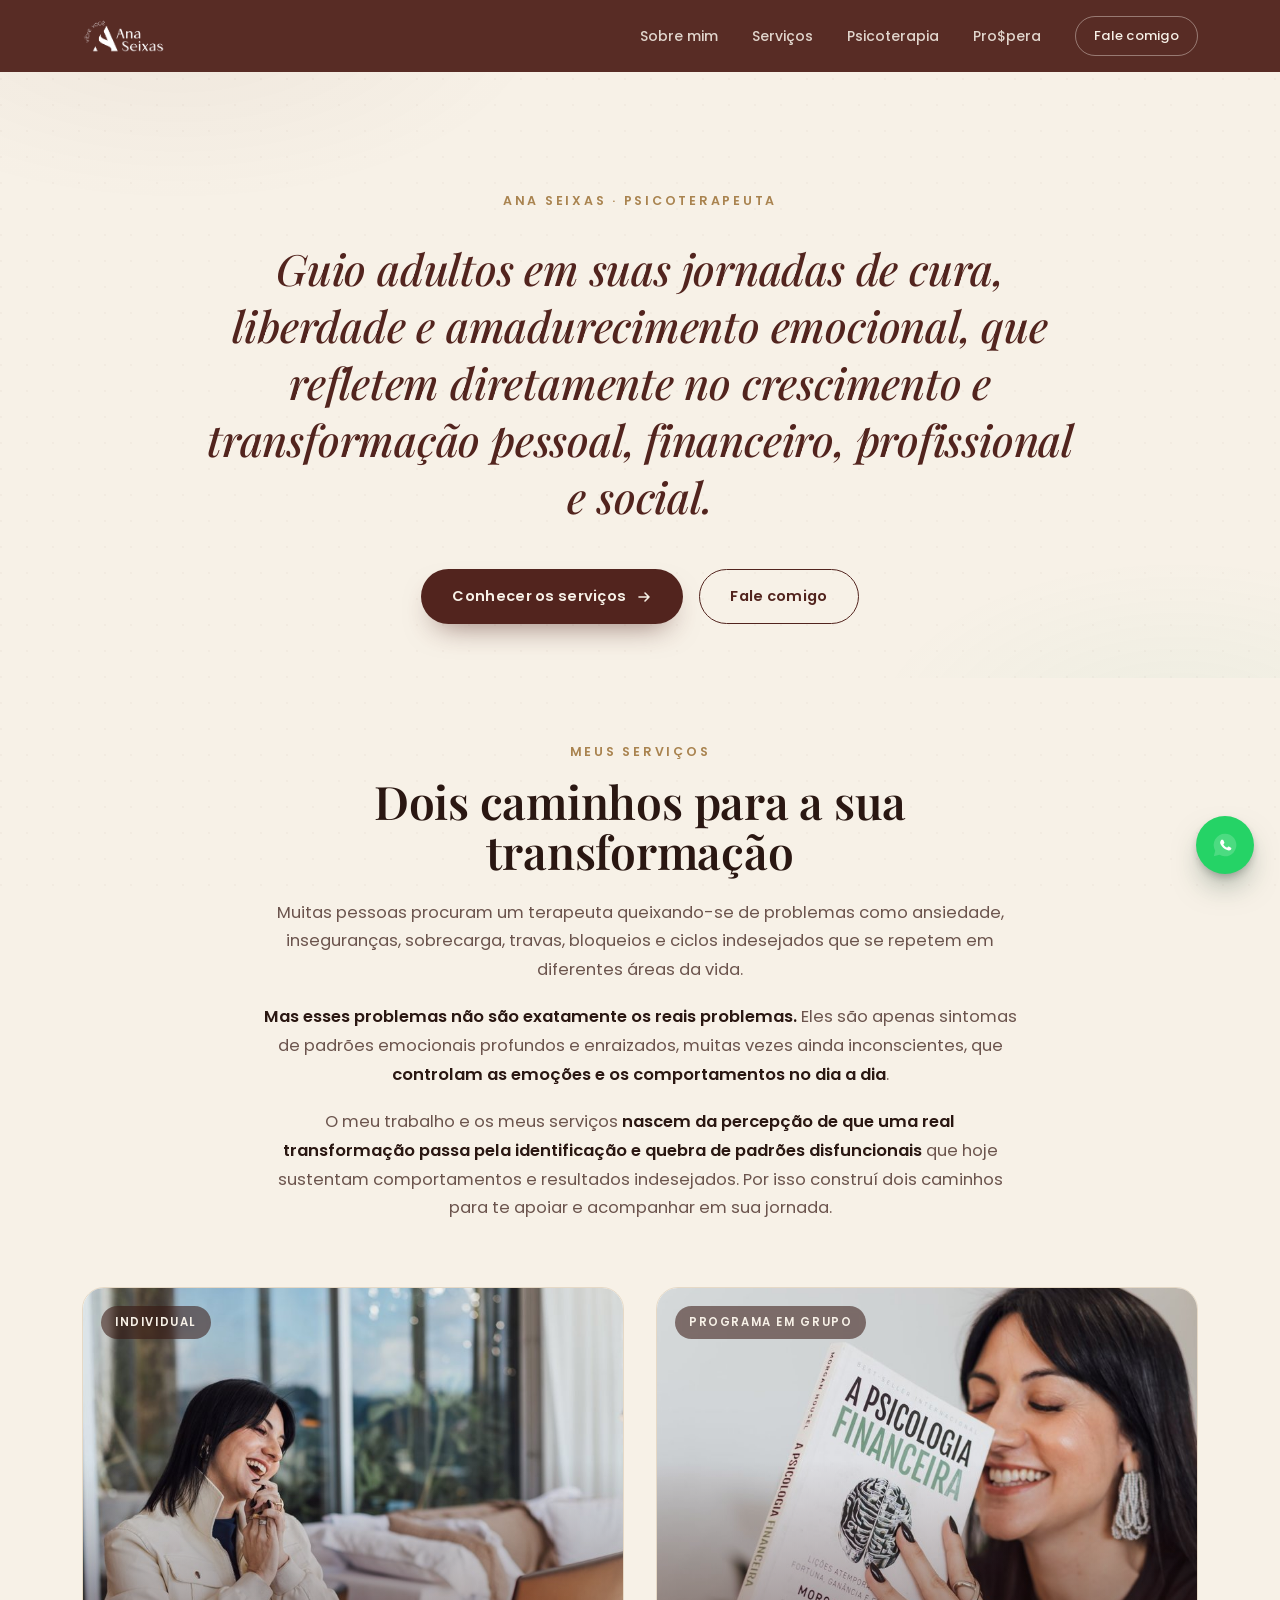
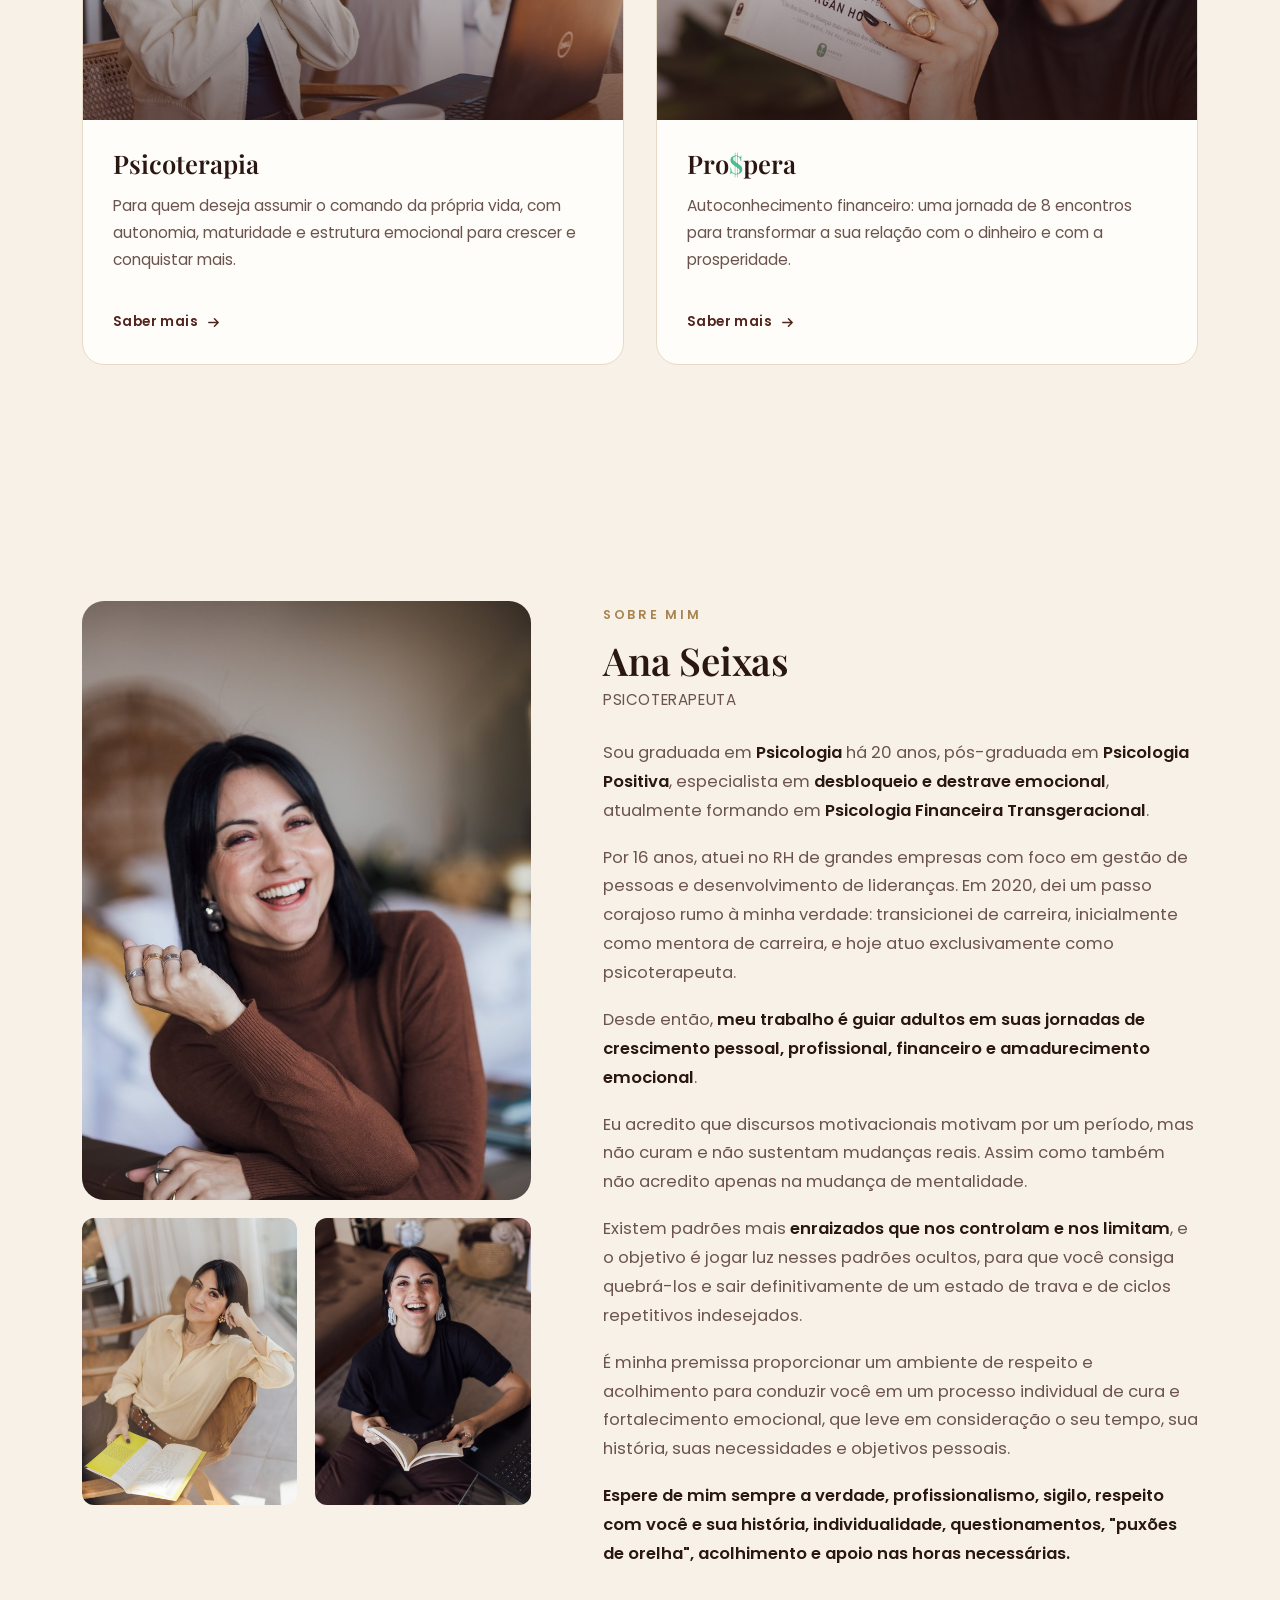
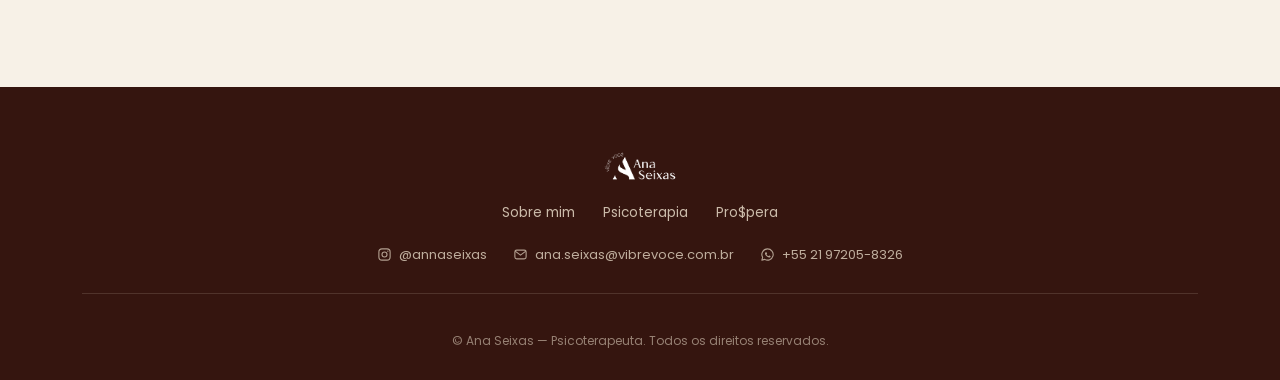
<file: index.html>
<!DOCTYPE html>
<html lang="pt-BR">
<head>
<meta charset="UTF-8">
<meta name="viewport" content="width=device-width, initial-scale=1.0">
<title>Ana Seixas — Psicoterapeuta</title>
<meta name="description" content="Ana Seixas, psicoterapeuta. Psicoterapia individual e Programa Pro$pera de autoconhecimento financeiro.">
<link rel="preconnect" href="https://fonts.googleapis.com">
<link rel="preconnect" href="https://fonts.gstatic.com" crossorigin>
<link href="https://fonts.googleapis.com/css2?family=Playfair+Display:ital,wght@0,500;0,600;0,700;1,500;1,600&family=Poppins:ital,wght@0,300;0,400;0,500;0,600;0,700;1,400&display=swap" rel="stylesheet">
<link rel="stylesheet" href="styles.css">
</head>
<body>

<header class="site-header">
  <div class="container">
    <a href="#top" class="brand"><img src="assets/logo.png" alt="Ana Seixas"></a>
    <nav class="nav">
      <a href="#sobre">Sobre mim</a>
      <a href="#servicos">Serviços</a>
      <a href="psicoterapia.html">Psicoterapia</a>
      <a href="prospera.html">Pro$pera</a>
      <a class="wa-link" href="https://wa.me/5521972058326" target="_blank" rel="noopener">Fale comigo</a>
    </nav>
    <button class="nav-toggle" aria-label="Abrir menu"><span></span><span></span><span></span></button>
  </div>
</header>

<main id="top">

  <!-- HERO — sem foto, frase de conexão em destaque -->
  <section class="hero-solo">
    <div class="container">
      <div class="hero-solo-inner reveal">
        <span class="eyebrow">Ana Seixas · Psicoterapeuta</span>
        <p class="hero-statement">Guio adultos em suas jornadas de cura, liberdade e amadurecimento emocional, que refletem diretamente no crescimento e transformação pessoal, financeiro, profissional e social.</p>
        <div class="hero-actions">
          <a href="#servicos" class="btn btn-primary">
            Conhecer os serviços
            <svg width="16" height="16" viewBox="0 0 16 16" fill="none"><path d="M3 8h10M9 4l4 4-4 4" stroke="currentColor" stroke-width="1.6" stroke-linecap="round" stroke-linejoin="round"/></svg>
          </a>
          <a href="https://wa.me/5521972058326" target="_blank" rel="noopener" class="btn btn-outline">Fale comigo</a>
        </div>
      </div>
    </div>
  </section>

  <!-- SERVIÇOS -->
  <section class="section" id="servicos">
    <div class="container">
      <div class="services-intro reveal">
        <span class="eyebrow">Meus serviços</span>
        <h2 style="margin-top:14px;">Dois caminhos para a sua transformação</h2>
        <p style="margin-top:22px;">Muitas pessoas procuram um terapeuta queixando-se de problemas como ansiedade, inseguranças, sobrecarga, travas, bloqueios e ciclos indesejados que se repetem em diferentes áreas da vida.</p>
        <p><strong>Mas esses problemas não são exatamente os reais problemas.</strong> Eles são apenas sintomas de padrões emocionais profundos e enraizados, muitas vezes ainda inconscientes, que <strong>controlam as emoções e os comportamentos no dia a dia</strong>.</p>
        <p>O meu trabalho e os meus serviços <strong>nascem da percepção de que uma real transformação passa pela identificação e quebra de padrões disfuncionais</strong> que hoje sustentam comportamentos e resultados indesejados. Por isso construí dois caminhos para te apoiar e acompanhar em sua jornada.</p>
      </div>

      <div class="service-grid">
        <a href="psicoterapia.html" class="service-card reveal">
          <div class="media">
            <span class="tag">Individual</span>
            <img src="assets/ana-psicoterapia.jpg" alt="Ana Seixas — Psicoterapia">
          </div>
          <div class="body">
            <h3>Psicoterapia</h3>
            <p>Para quem deseja assumir o comando da própria vida, com autonomia, maturidade e estrutura emocional para crescer e conquistar mais.</p>
            <span class="more">Saber mais
              <svg width="15" height="15" viewBox="0 0 16 16" fill="none"><path d="M3 8h10M9 4l4 4-4 4" stroke="currentColor" stroke-width="1.6" stroke-linecap="round" stroke-linejoin="round"/></svg>
            </span>
          </div>
        </a>

        <a href="prospera.html" class="service-card reveal">
          <div class="media">
            <span class="tag">Programa em grupo</span>
            <img src="assets/ana-prospera.jpg" alt="Ana Seixas — Programa Pro$pera">
          </div>
          <div class="body">
            <h3>Pro<span class="cifrao">$</span>pera</h3>
            <p>Autoconhecimento financeiro: uma jornada de 8 encontros para transformar a sua relação com o dinheiro e com a prosperidade.</p>
            <span class="more">Saber mais
              <svg width="15" height="15" viewBox="0 0 16 16" fill="none"><path d="M3 8h10M9 4l4 4-4 4" stroke="currentColor" stroke-width="1.6" stroke-linecap="round" stroke-linejoin="round"/></svg>
            </span>
          </div>
        </a>
      </div>
    </div>
  </section>

  <!-- SOBRE MIM -->
  <section class="about section" id="sobre">
    <div class="container">
      <div class="about-media reveal">
        <div class="frame">
          <img src="assets/ana-sobre.jpg" alt="Ana Seixas">
        </div>
        <div class="about-grid">
          <div class="frame">
            <img src="assets/sobre-grid-1.jpg" alt="Ana Seixas">
          </div>
          <div class="frame">
            <img src="assets/sobre-grid-2.jpg" alt="Ana Seixas">
          </div>
        </div>
      </div>
      <div class="about-copy reveal">
        <span class="eyebrow">Sobre mim</span>
        <h2 class="name" style="margin-top:14px;">Ana Seixas</h2>
        <span class="role">Psicoterapeuta</span>

        <p>Sou graduada em <strong>Psicologia</strong> há 20 anos, pós-graduada em <strong>Psicologia Positiva</strong>, especialista em <strong>desbloqueio e destrave emocional</strong>, atualmente formando em <strong>Psicologia Financeira Transgeracional</strong>.</p>

        <p>Por 16 anos, atuei no RH de grandes empresas com foco em gestão de pessoas e desenvolvimento de lideranças. Em 2020, dei um passo corajoso rumo à minha verdade: transicionei de carreira, inicialmente como mentora de carreira, e hoje atuo exclusivamente como psicoterapeuta.</p>

        <p>Desde então, <strong>meu trabalho é guiar adultos em suas jornadas de crescimento pessoal, profissional, financeiro e amadurecimento emocional</strong>.</p>

        <p>Eu acredito que discursos motivacionais motivam por um período, mas não curam e não sustentam mudanças reais. Assim como também não acredito apenas na mudança de mentalidade.</p>

        <p>Existem padrões mais <strong>enraizados que nos controlam e nos limitam</strong>, e o objetivo é jogar luz nesses padrões ocultos, para que você consiga quebrá-los e sair definitivamente de um estado de trava e de ciclos repetitivos indesejados.</p>

        <p>É minha premissa proporcionar um ambiente de respeito e acolhimento para conduzir você em um processo individual de cura e fortalecimento emocional, que leve em consideração o seu tempo, sua história, suas necessidades e objetivos pessoais.</p>

        <p><strong>Espere de mim sempre a verdade, profissionalismo, sigilo, respeito com você e sua história, individualidade, questionamentos, "puxões de orelha", acolhimento e apoio nas horas necessárias.</strong></p>
      </div>
    </div>
  </section>

</main>

<footer class="site-footer">
  <div class="container">
    <div class="brand"><img src="assets/logo.png" alt="Ana Seixas"></div>
    <div class="foot-links">
      <a href="#sobre">Sobre mim</a>
      <a href="psicoterapia.html">Psicoterapia</a>
      <a href="prospera.html">Pro$pera</a>
    </div>
    <div class="foot-contact">
      <a href="https://www.instagram.com/annaseixas/" target="_blank" rel="noopener">
        <svg width="15" height="15" viewBox="0 0 24 24" fill="none" stroke="currentColor" stroke-width="1.8"><rect x="3" y="3" width="18" height="18" rx="5"/><circle cx="12" cy="12" r="4"/><circle cx="17.3" cy="6.7" r="1" fill="currentColor" stroke="none"/></svg>
        @annaseixas
      </a>
      <a href="mailto:ana.seixas@vibrevoce.com.br">
        <svg width="15" height="15" viewBox="0 0 24 24" fill="none" stroke="currentColor" stroke-width="1.8"><rect x="3" y="5" width="18" height="14" rx="3"/><path d="M4 7l8 6 8-6" stroke-linecap="round" stroke-linejoin="round"/></svg>
        ana.seixas@vibrevoce.com.br
      </a>
      <a href="https://wa.me/5521972058326" target="_blank" rel="noopener">
        <svg width="15" height="15" viewBox="0 0 24 24" fill="none" stroke="currentColor" stroke-width="1.8"><path d="M12 3a9 9 0 0 0-7.8 13.5L3 21l4.6-1.2A9 9 0 1 0 12 3z" stroke-linecap="round" stroke-linejoin="round"/><path d="M8.5 8.8c.3-.6.5-.6.8-.6h.6c.2 0 .4 0 .6.4l.8 1.8c.1.3.1.5-.1.7l-.5.6c-.2.2-.2.4-.1.6.4.7 1.5 1.8 2.5 2.2.2.1.4.1.6-.1l.6-.6c.2-.2.4-.2.6-.1l1.7.9c.3.2.3.4.3.6-.1.9-1 1.6-1.9 1.6-2.3 0-5.8-2.3-6.9-5.3-.3-.8-.3-1.7.4-2.7z" fill="currentColor" stroke="none"/></svg>
        +55 21 97205-8326
      </a>
    </div>
    <hr>
    <span class="copy">© Ana Seixas — Psicoterapeuta. Todos os direitos reservados.</span>
  </div>
</footer>

<a href="https://wa.me/5521972058326" target="_blank" rel="noopener" class="whatsapp-float" aria-label="Fale comigo no WhatsApp">
  <svg width="30" height="30" viewBox="0 0 24 24" fill="none"><path d="M12 3a9 9 0 0 0-7.8 13.5L3 21l4.6-1.2A9 9 0 1 0 12 3z" fill="#fff" opacity=".18"/><path d="M8.7 8.3c.3-.6.5-.6.8-.6h.6c.2 0 .4 0 .6.4l.8 1.8c.1.3.1.5-.1.7l-.5.6c-.2.2-.2.4-.1.6.4.7 1.5 1.8 2.5 2.2.2.1.4.1.6-.1l.6-.6c.2-.2.4-.2.6-.1l1.7.9c.3.2.3.4.3.6-.1.9-1 1.6-1.9 1.6-2.3 0-5.8-2.3-6.9-5.3-.3-.8-.3-1.7.4-2.7z" fill="#fff"/></svg>
</a>

<script src="app.js"></script>
</body>
</html>
</file>
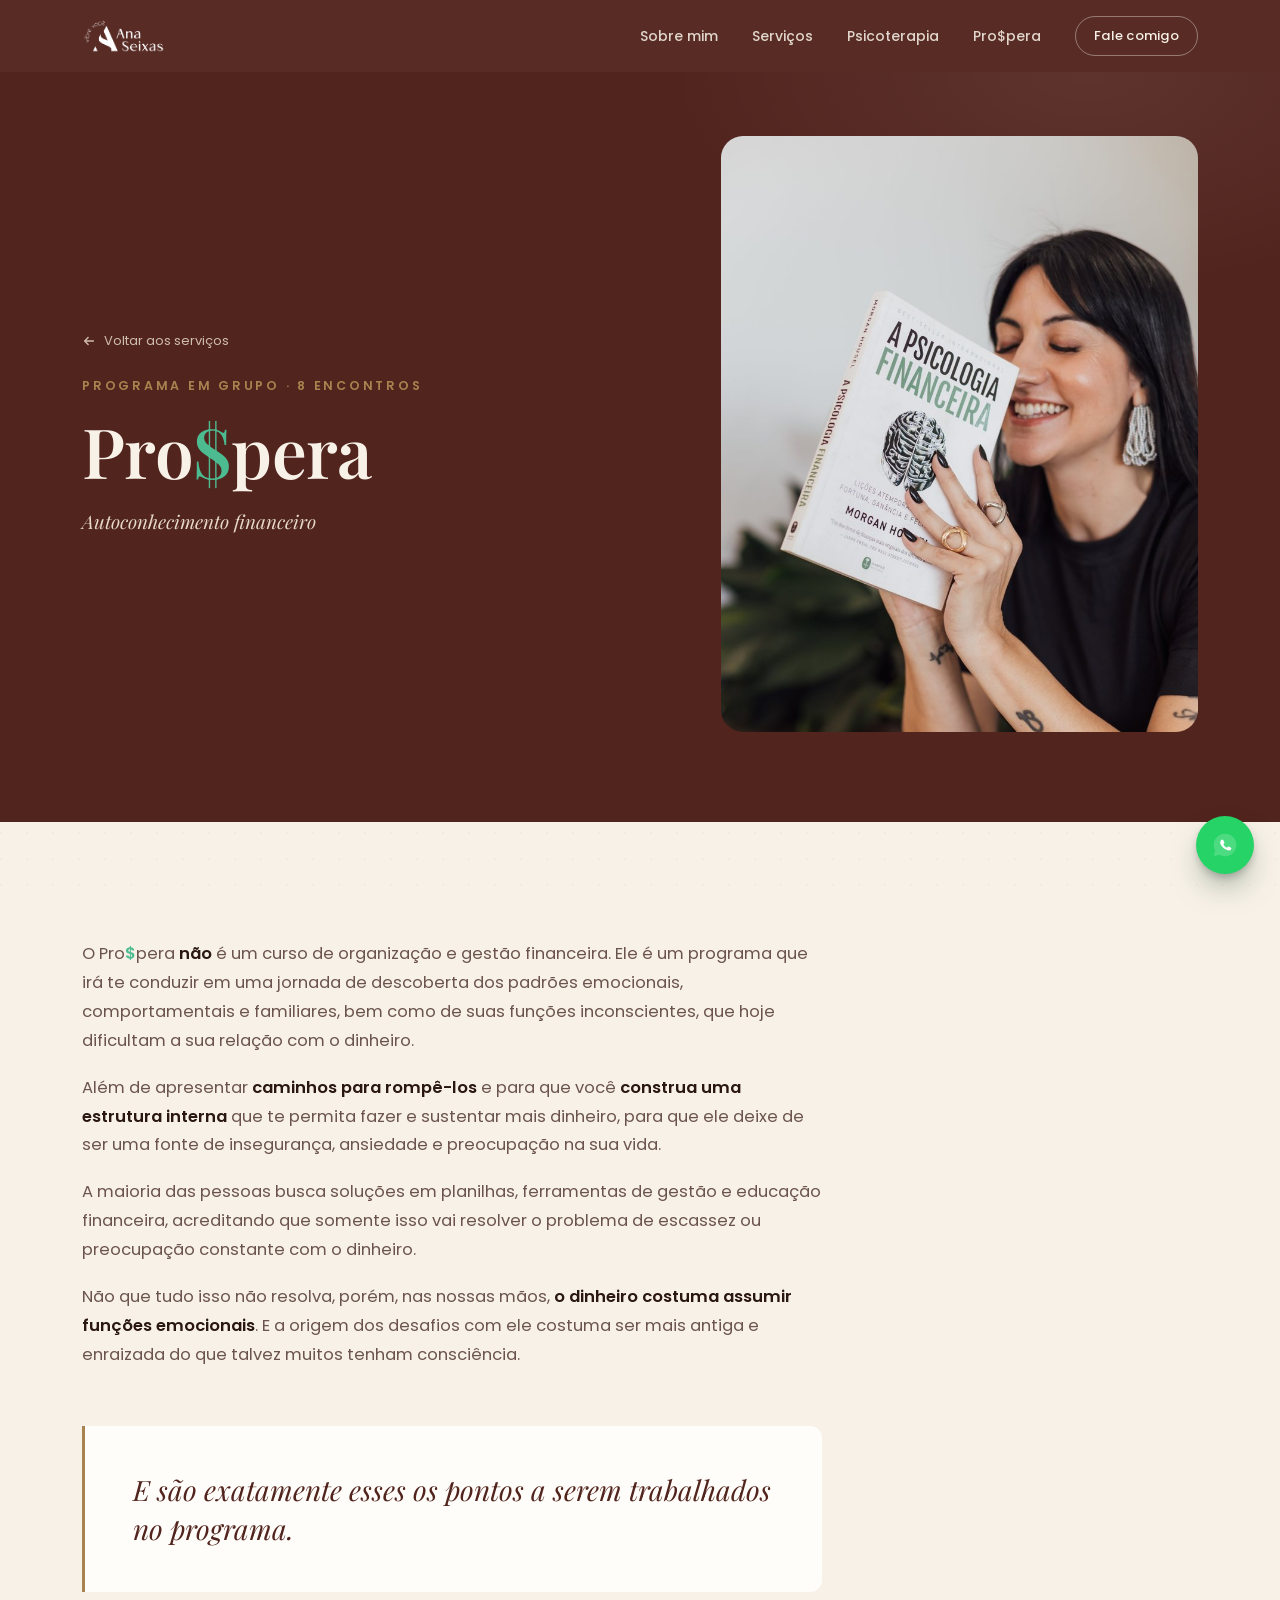
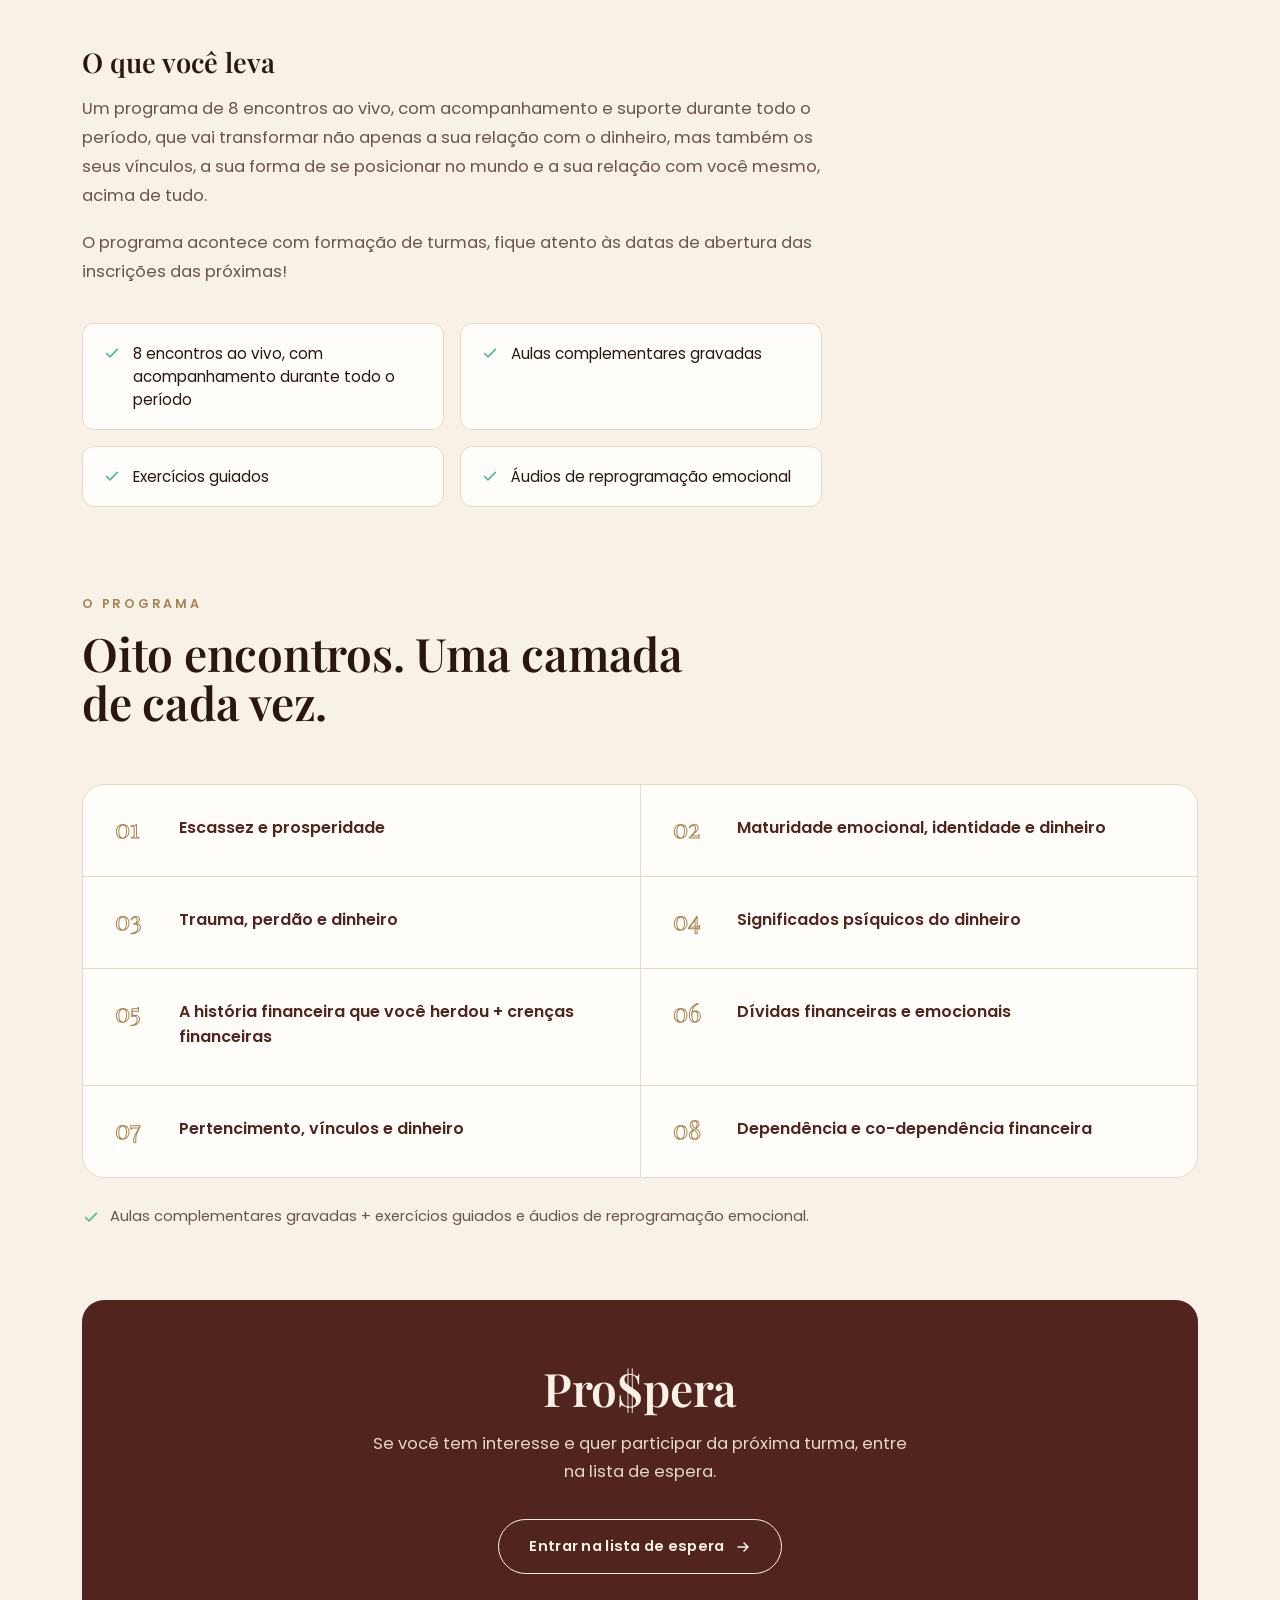
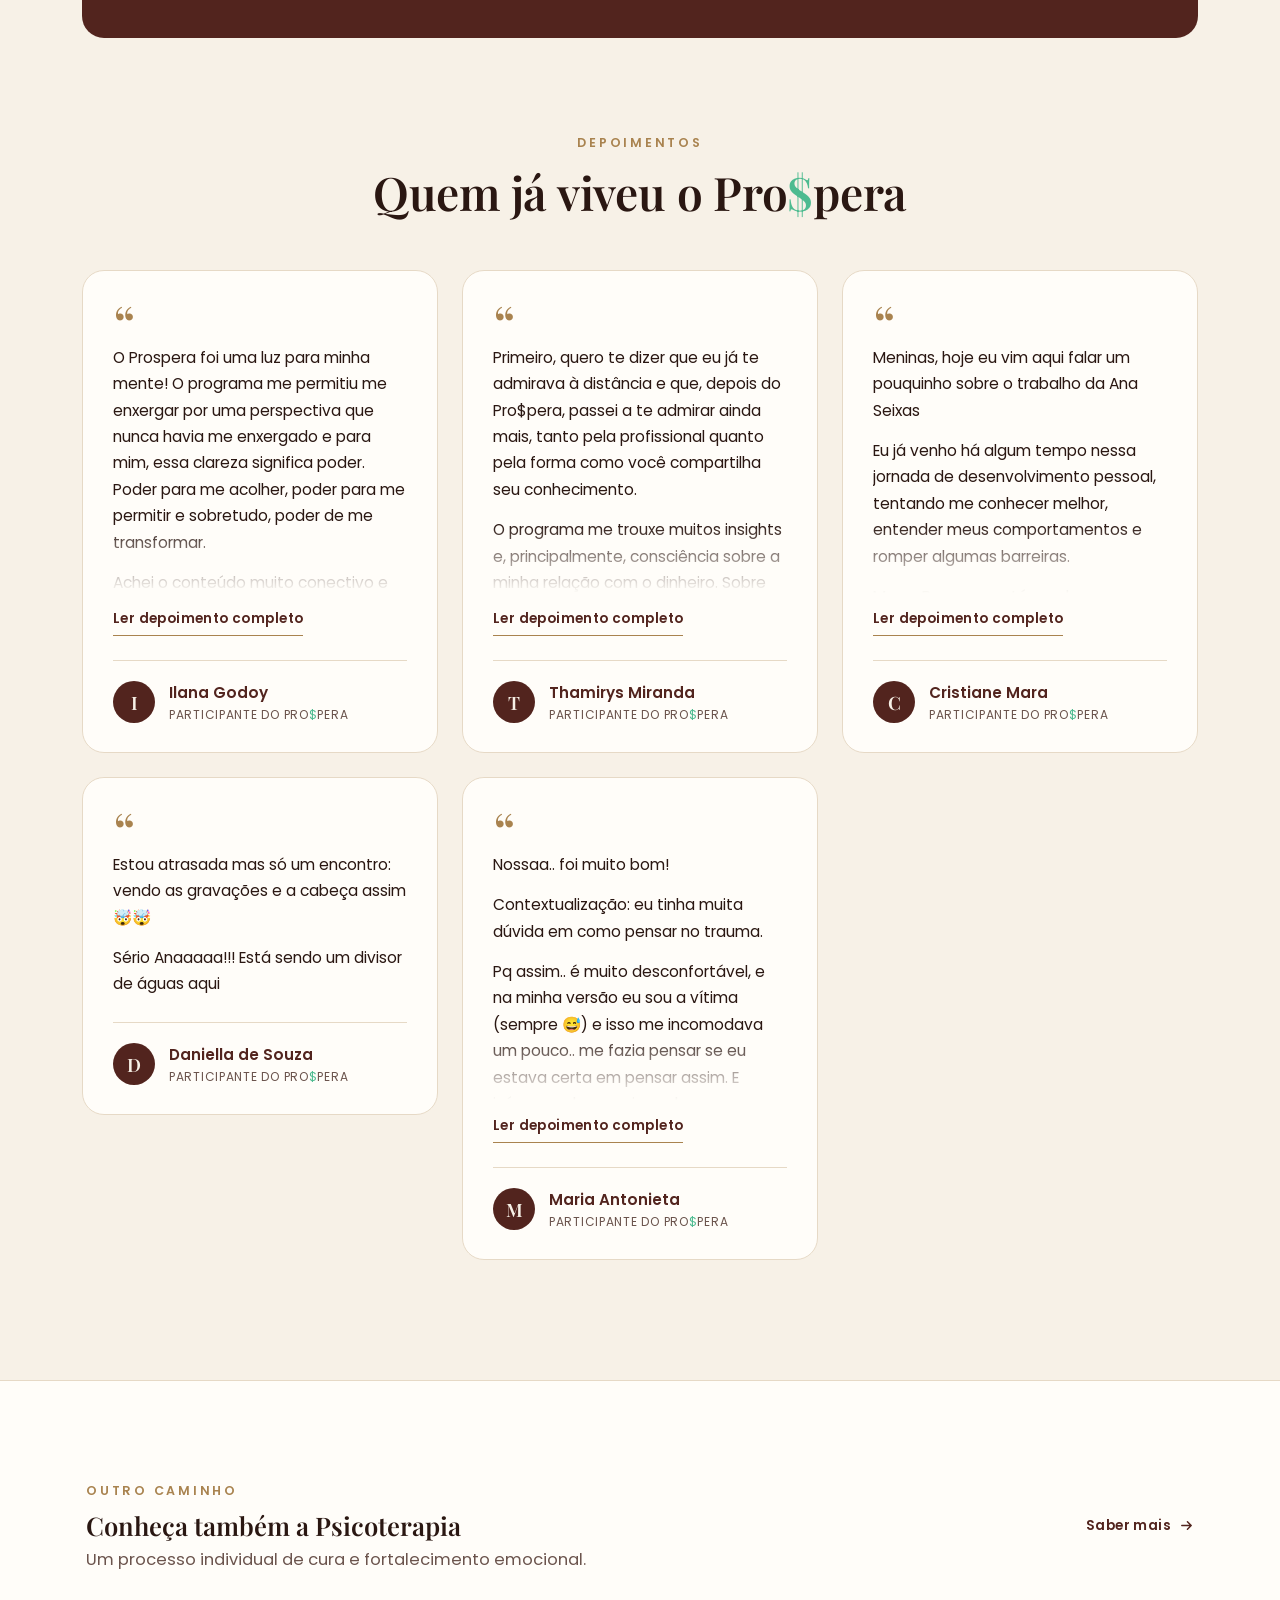
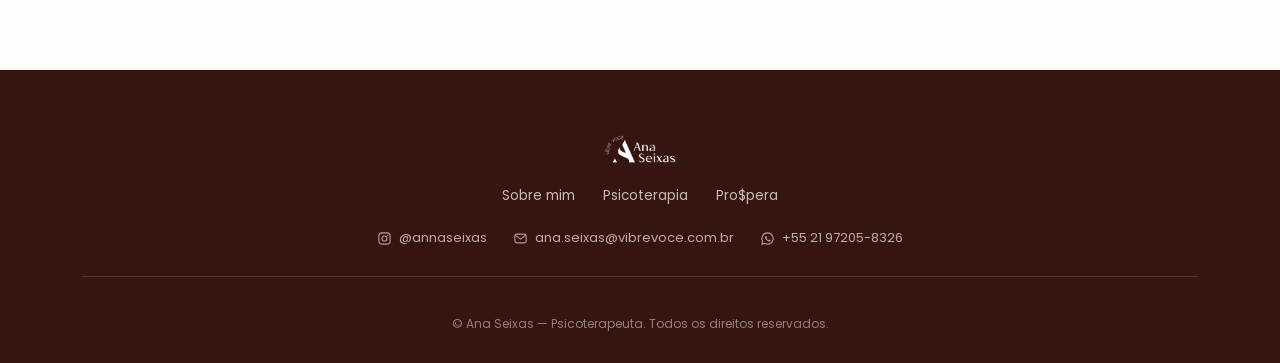
<file: prospera.html>
<!DOCTYPE html>
<html lang="pt-BR">
<head>
<meta charset="UTF-8">
<meta name="viewport" content="width=device-width, initial-scale=1.0">
<title>Programa Pro$pera — Ana Seixas</title>
<meta name="description" content="Programa Pro$pera: autoconhecimento financeiro conduzido pela psicoterapeuta Ana Seixas em 8 encontros ao vivo.">
<link rel="preconnect" href="https://fonts.googleapis.com">
<link rel="preconnect" href="https://fonts.gstatic.com" crossorigin>
<link href="https://fonts.googleapis.com/css2?family=Playfair+Display:ital,wght@0,500;0,600;0,700;1,500;1,600&family=Poppins:ital,wght@0,300;0,400;0,500;0,600;0,700;1,400&display=swap" rel="stylesheet">
<style>
/* =========================================================
   Ana Seixas — Mini site de bio
   Tokens
   ========================================================= */
:root{
  --wine:        #52241e;
  --wine-deep:   #35150f;
  --wine-soft:   #6d3129;
  --ivory:       #f7f1e7;
  --paper:       #fffdf9;
  --ink:         #2a1712;
  --ink-soft:    #6b544d;
  --sand:        #e6d9c6;
  --gold:        #a9834f;
  --green:       #4dbb90;

  --serif: "Playfair Display", "Georgia", serif;
  --sans:  "Poppins", "Helvetica Neue", Arial, sans-serif;

  --container: 1180px;
  --radius: 22px;
  --radius-sm: 12px;

  --ease: cubic-bezier(.16,.8,.28,1);
}

*,*::before,*::after{ box-sizing:border-box; }
html{ scroll-behavior:smooth; }

@media (prefers-reduced-motion: reduce){
  html{ scroll-behavior:auto; }
  *{ animation-duration:.001ms !important; animation-iteration-count:1 !important; transition-duration:.001ms !important; }
}

body{
  margin:0;
  font-family:var(--sans);
  font-weight:400;
  color:var(--ink);
  background:var(--ivory);
  -webkit-font-smoothing:antialiased;
  overflow-x:hidden;
}

img{ max-width:100%; display:block; }

a{ color:inherit; text-decoration:none; }

.container{
  width:100%;
  max-width:var(--container);
  margin:0 auto;
  padding:0 32px;
}

/* subtle warm paper texture */
body::before{
  content:"";
  position:fixed;
  inset:0;
  pointer-events:none;
  z-index:0;
  opacity:.5;
  background-image:radial-gradient(circle at 1px 1px, rgba(82,36,30,.05) 1px, transparent 0);
  background-size:26px 26px;
}

/* =========================================================
   Type
   ========================================================= */
.eyebrow{
  font-family:var(--sans);
  font-size:12.5px;
  font-weight:600;
  letter-spacing:.22em;
  text-transform:uppercase;
  color:var(--gold);
}

h1,h2,h3,.display{
  font-family:var(--serif);
  font-weight:600;
  color:var(--ink);
  margin:0;
  line-height:1.08;
}

h1{ font-size:clamp(2.6rem, 5.4vw, 4.6rem); letter-spacing:-.01em; }
h2{ font-size:clamp(1.9rem, 3.6vw, 2.9rem); letter-spacing:-.005em; }
h3{ font-size:clamp(1.3rem, 2vw, 1.6rem); }

p{ line-height:1.75; color:var(--ink-soft); margin:0 0 1.1em; font-size:1.03rem; }
p:last-child{ margin-bottom:0; }

.lede{
  font-size:1.18rem;
  color:var(--ink);
}

.quote{
  font-family:var(--serif);
  font-style:italic;
  font-weight:500;
  color:inherit;
  line-height:1.35;
}

strong{ color:var(--ink); font-weight:600; }

/* =========================================================
   Header
   ========================================================= */
.site-header{
  position:sticky;
  top:0;
  z-index:50;
  background:rgba(82,36,30,.96);
}
.site-header .container{
  display:flex;
  align-items:center;
  justify-content:space-between;
  padding-top:16px;
  padding-bottom:16px;
}
.brand{ display:flex; align-items:center; }
.brand img{ height:34px; width:auto; }

.nav{
  display:flex;
  align-items:center;
  gap:34px;
}
.nav a{
  font-size:14px;
  font-weight:500;
  color:var(--ivory);
  opacity:.86;
  transition:opacity .25s var(--ease);
  position:relative;
}
.nav a:hover{ opacity:1; }
.nav a.wa-link{
  opacity:1;
  display:inline-flex;
  align-items:center;
  gap:8px;
  padding:9px 18px;
  border:1px solid rgba(247,241,231,.4);
  border-radius:999px;
  font-size:13px;
  letter-spacing:.02em;
  transition:background .25s var(--ease), border-color .25s var(--ease);
}
.nav a.wa-link:hover{ background:rgba(247,241,231,.12); border-color:rgba(247,241,231,.75); }

.nav-toggle{ display:none; }

/* =========================================================
   Buttons
   ========================================================= */
.btn{
  display:inline-flex;
  align-items:center;
  gap:10px;
  font-family:var(--sans);
  font-weight:600;
  font-size:14.5px;
  letter-spacing:.02em;
  padding:16px 30px;
  border-radius:999px;
  border:1px solid transparent;
  cursor:pointer;
  transition:transform .3s var(--ease), background .3s var(--ease), box-shadow .3s var(--ease), border-color .3s var(--ease), color .3s var(--ease);
}
.btn svg{ transition:transform .3s var(--ease); flex:none; }
.btn:hover svg{ transform:translateX(4px); }
.btn:hover{ transform:translateY(-2px); }

.btn-primary{
  background:var(--wine);
  color:var(--ivory);
  box-shadow:0 14px 30px -14px rgba(82,36,30,.65);
}
.btn-primary:hover{ background:var(--wine-deep); }

.btn-ghost{
  background:transparent;
  color:var(--ivory);
  border-color:rgba(247,241,231,.55);
}
.btn-ghost:hover{ background:rgba(247,241,231,.12); border-color:var(--ivory); }

.btn-outline{
  background:transparent;
  color:var(--wine);
  border-color:var(--wine);
}
.btn-outline:hover{ background:var(--wine); color:var(--ivory); }

.btn-disabled{
  background:transparent;
  color:var(--ink-soft);
  border-color:var(--sand);
  cursor:default;
}
.btn-disabled:hover{ transform:none; background:transparent; }
.btn-disabled svg{ opacity:.5; }

/* =========================================================
   Sections / layout
   ========================================================= */
section{ position:relative; z-index:1; }

.section{ padding:118px 0; }
.section-tight{ padding:88px 0; }
#servicos.section{ padding-top:60px; }

.section-head{
  max-width:640px;
  margin:0 0 56px;
}
.section-head.center{ margin-left:auto; margin-right:auto; text-align:center; }
.section-head .eyebrow{ display:block; margin-bottom:16px; }
.section-head h2{ margin-top:10px; }

.divider-arc{
  width:64px;
  height:22px;
  margin:20px 0 0;
  opacity:.85;
}
.section-head.center .divider-arc{ margin-left:auto; margin-right:auto; }

/* =========================================================
   Hero — sem foto, frase de conexão
   ========================================================= */
.hero-solo{
  padding:120px 0 54px;
  position:relative;
  overflow:hidden;
  background:
    radial-gradient(620px 320px at 14% -10%, rgba(82,36,30,.05), transparent 60%),
    radial-gradient(520px 300px at 92% 110%, rgba(77,187,144,.06), transparent 60%);
}
.hero-solo-inner{
  max-width:880px;
  margin:0 auto;
  text-align:center;
}
.hero-solo .eyebrow{
  display:block;
  margin-bottom:30px;
}
.hero-statement{
  font-family:var(--serif);
  font-style:italic;
  font-weight:500;
  color:var(--wine);
  font-size:clamp(1.7rem, 3.6vw, 2.7rem);
  line-height:1.32;
  margin:0;
  letter-spacing:-.005em;
}
.hero-actions{
  margin-top:44px;
  display:flex;
  gap:16px;
  flex-wrap:wrap;
  justify-content:center;
}

/* =========================================================
   Sobre mim
   ========================================================= */
.about .container{
  display:grid;
  grid-template-columns:.86fr 1.14fr;
  gap:72px;
  align-items:start;
}
.about-media{
  position:sticky;
  top:110px;
}
.about-media .frame{
  border-radius:var(--radius);
  overflow:hidden;
  aspect-ratio:3/4;
}
.about-media img{ width:100%; height:100%; object-fit:cover; }

.about-grid{
  display:grid;
  grid-template-columns:1fr 1fr;
  gap:18px;
  margin-top:18px;
}
.about-grid .frame{
  border-radius:var(--radius-sm);
  aspect-ratio:3/4;
}

.about-copy .name{
  font-family:var(--serif);
  font-size:clamp(1.9rem,3vw,2.5rem);
  margin-bottom:6px;
}
.about-copy .role{
  font-family:var(--sans);
  color:var(--ink-soft);
  font-size:.95rem;
  letter-spacing:.04em;
  text-transform:uppercase;
  margin-bottom:28px;
  display:block;
}

/* =========================================================
   Quote banner
   ========================================================= */
.quote-band{
  background:var(--wine);
  color:var(--ivory);
  padding:100px 0;
  position:relative;
  overflow:hidden;
}
.quote-band::before{
  content:"";
  position:absolute;
  inset:0;
  background:
    radial-gradient(600px 300px at 12% 0%, rgba(255,255,255,.06), transparent 60%),
    radial-gradient(500px 260px at 90% 100%, rgba(77,187,144,.08), transparent 60%);
}
.quote-band .container{ position:relative; max-width:880px; text-align:center; }
.quote-band .mark{
  font-family:var(--serif);
  font-size:3.2rem;
  color:var(--gold);
  line-height:1;
  margin-bottom:8px;
  display:block;
}
.quote-band .quote{
  font-size:clamp(1.5rem,3vw,2.15rem);
  color:var(--ivory);
}
.quote-band .attrib{
  margin-top:28px;
  font-family:var(--sans);
  font-size:13px;
  letter-spacing:.16em;
  text-transform:uppercase;
  color:var(--sand);
  opacity:.85;
}

/* =========================================================
   Serviços — cards
   ========================================================= */
.services-intro{ max-width:760px; margin:0 auto 64px; text-align:center; }

.service-grid{
  display:grid;
  grid-template-columns:1fr 1fr;
  gap:32px;
}
.service-card{
  position:relative;
  background:var(--paper);
  border-radius:var(--radius);
  overflow:hidden;
  border:1px solid var(--sand);
  display:flex;
  flex-direction:column;
  transition:transform .45s var(--ease), box-shadow .45s var(--ease);
}
.service-card:hover{
  transform:translateY(-6px);
  box-shadow:0 34px 60px -30px rgba(42,23,18,.35);
}
.service-card .media{
  aspect-ratio:5/4;
  overflow:hidden;
  position:relative;
}
.service-card .media img{
  width:100%; height:100%; object-fit:cover;
  transition:transform .7s var(--ease);
}
.service-card:hover .media img{ transform:scale(1.05); }
.service-card .media::after{
  content:"";
  position:absolute; inset:0;
  background:linear-gradient(180deg, rgba(53,21,15,0) 40%, rgba(53,21,15,.55) 100%);
}
.service-card .tag{
  position:absolute;
  top:18px; left:18px;
  z-index:2;
  font-size:11.5px;
  font-weight:600;
  letter-spacing:.14em;
  text-transform:uppercase;
  color:var(--ivory);
  background:rgba(53,21,15,.55);
  backdrop-filter:blur(3px);
  padding:8px 14px;
  border-radius:999px;
}
.service-card .body{
  padding:30px 30px 32px;
  display:flex;
  flex-direction:column;
  gap:14px;
  flex:1;
}
.service-card h3{ font-family:var(--serif); }
.service-card h3 .cifrao{ color:var(--green); }
.service-card p{ font-size:.97rem; }
.service-card .more{
  margin-top:auto;
  display:inline-flex;
  align-items:center;
  gap:8px;
  font-weight:600;
  font-size:13.5px;
  letter-spacing:.03em;
  color:var(--wine);
  padding-top:8px;
}
.service-card .more svg{ transition:transform .3s var(--ease); }
.service-card:hover .more svg{ transform:translateX(5px); }

/* =========================================================
   Footer
   ========================================================= */
.site-footer{
  background:var(--wine-deep);
  color:var(--sand);
  padding:64px 0 30px;
}
.site-footer .container{
  display:flex;
  flex-direction:column;
  align-items:center;
  text-align:center;
  gap:22px;
}
.site-footer .brand img{ height:30px; }
.site-footer .foot-links{
  display:flex;
  gap:28px;
  flex-wrap:wrap;
  justify-content:center;
  font-size:13.5px;
}
.site-footer .foot-links a{ opacity:.85; transition:opacity .25s var(--ease); }
.site-footer .foot-links a:hover{ opacity:1; }
.site-footer .foot-contact{
  display:flex;
  gap:26px;
  flex-wrap:wrap;
  justify-content:center;
  font-size:13px;
}
.site-footer .foot-contact a{
  display:inline-flex;
  align-items:center;
  gap:7px;
  opacity:.78;
  transition:opacity .25s var(--ease);
}
.site-footer .foot-contact a:hover{ opacity:1; }
.site-footer .foot-contact svg{ flex:none; opacity:.9; }
.site-footer .copy{
  font-size:12px;
  opacity:.55;
  margin-top:10px;
}
.site-footer hr{
  width:100%;
  border:none;
  border-top:1px solid rgba(230,217,198,.15);
  margin:6px 0;
}

/* =========================================================
   Feature sections (Psicoterapia / Pro$pera, inline on landing)
   ========================================================= */
.feature{ overflow:hidden; }
.feature .container{
  display:grid;
  grid-template-columns:.95fr 1.05fr;
  gap:72px;
  align-items:center;
}
.feature.reverse .container{ grid-template-columns:1.05fr .95fr; }
.feature.reverse .feature-media{ order:2; }
.feature.reverse .feature-copy{ order:1; }

.feature-media .frame{
  border-radius:var(--radius);
  overflow:hidden;
  aspect-ratio:4/5;
  position:relative;
}
.feature-media img{ width:100%; height:100%; object-fit:cover; }
.feature-media .frame::after{
  content:"";
  position:absolute; inset:0;
  box-shadow:inset 0 0 0 1px rgba(82,36,30,.08);
  border-radius:inherit;
}
.feature-tag{
  position:absolute;
  top:18px; left:18px;
  z-index:2;
  font-size:11.5px;
  font-weight:600;
  letter-spacing:.14em;
  text-transform:uppercase;
  color:var(--ivory);
  background:rgba(53,21,15,.55);
  backdrop-filter:blur(3px);
  padding:8px 14px;
  border-radius:999px;
}

.feature-copy h2 .cifrao{ color:var(--green); }
.feature-copy .lede{ margin-top:8px; }

/* =========================================================
   Inner pages (kept for potential future subpages)
   ========================================================= */
.page-hero{
  padding:64px 0 90px;
  background:var(--wine);
  color:var(--ivory);
  position:relative;
  overflow:hidden;
}
.page-hero::before{
  content:"";
  position:absolute; inset:0;
  background:radial-gradient(700px 360px at 85% 0%, rgba(255,255,255,.07), transparent 60%);
}
.page-hero .container{
  position:relative;
  display:grid;
  grid-template-columns:1.1fr .9fr;
  gap:56px;
  align-items:center;
}
.breadcrumb{
  display:inline-flex;
  align-items:center;
  gap:8px;
  font-size:13px;
  color:var(--sand);
  opacity:.85;
  margin-bottom:26px;
}
.breadcrumb:hover{ opacity:1; }
.page-hero .eyebrow{ color:var(--gold); margin-bottom:18px; display:block; }
.page-hero h1{ color:var(--ivory); }
.page-hero h1 .cifrao{ color:var(--green); }
.page-hero .lede{ color:var(--sand); margin-top:18px; max-width:480px; }
.page-hero-media .frame{
  border-radius:var(--radius);
  overflow:hidden;
  aspect-ratio:4/5;
}
.page-hero-media img{ width:100%; height:100%; object-fit:cover; }

.prose{
  max-width:740px;
}
.prose.center{ margin:0 auto; text-align:left; }

.pull-quote{
  margin:56px 0;
  padding:44px 48px;
  background:var(--paper);
  border-left:3px solid var(--gold);
  border-radius:0 var(--radius-sm) var(--radius-sm) 0;
}
.pull-quote p{
  font-family:var(--serif);
  font-style:italic;
  font-size:clamp(1.35rem,2.4vw,1.75rem);
  color:var(--wine);
  line-height:1.4;
  margin:0;
}

.cta-band{
  background:var(--wine);
  color:var(--ivory);
  border-radius:var(--radius);
  padding:64px 56px;
  text-align:center;
  margin-top:70px;
}
.cta-band h2{ color:var(--ivory); margin-bottom:16px; }
.cta-band p{ color:var(--sand); max-width:540px; margin:0 auto 32px; }

/* takeaway list */
.takeaway{
  display:grid;
  grid-template-columns:repeat(2,1fr);
  gap:16px;
  margin:36px 0 0;
  list-style:none;
  padding:0;
}
.takeaway li{
  display:flex;
  gap:12px;
  align-items:flex-start;
  background:var(--paper);
  border:1px solid var(--sand);
  border-radius:var(--radius-sm);
  padding:18px 20px;
  font-size:.95rem;
  color:var(--ink);
}
.takeaway li svg{ flex:none; margin-top:2px; color:var(--green); }

/* modules — the 8 encontros */
.modules{
  counter-reset:mod;
  display:grid;
  grid-template-columns:repeat(2,1fr);
  gap:1px;
  background:var(--sand);
  border:1px solid var(--sand);
  border-radius:var(--radius);
  overflow:hidden;
  margin-top:8px;
}
.module{
  background:var(--paper);
  padding:30px 32px;
  display:flex;
  gap:20px;
  align-items:flex-start;
}
.module .num{
  font-family:var(--serif);
  font-size:1.6rem;
  color:var(--sand);
  -webkit-text-stroke:1px var(--gold);
  color:transparent;
  line-height:1;
  min-width:44px;
}
.module .txt h4{
  font-family:var(--sans);
  font-weight:600;
  font-size:1rem;
  color:var(--wine);
  margin:0 0 6px;
}
.module .txt p{ font-size:.92rem; margin:0; }

.note-line{
  margin-top:26px;
  font-size:.92rem;
  color:var(--ink-soft);
  display:flex;
  gap:10px;
  align-items:center;
}
.note-line svg{ color:var(--green); flex:none; }

/* =========================================================
   Crosslink — "outro caminho" nas páginas internas
   ========================================================= */
.crosslink{
  display:flex;
  align-items:center;
  justify-content:space-between;
  gap:24px;
  flex-wrap:wrap;
  padding:8px 4px;
  transition:opacity .3s var(--ease);
}
.crosslink:hover{ opacity:.75; }
.crosslink-txt p{ margin-top:6px; }
.crosslink .more{
  display:inline-flex;
  align-items:center;
  gap:8px;
  font-weight:600;
  font-size:13.5px;
  letter-spacing:.03em;
  color:var(--wine);
  white-space:nowrap;
}
.crosslink .more svg{ transition:transform .3s var(--ease); }
.crosslink:hover .more svg{ transform:translateX(5px); }

/* =========================================================
   Reveal on scroll
   ========================================================= */
.reveal{
  opacity:0;
  transform:translateY(22px);
  transition:opacity .8s var(--ease), transform .8s var(--ease);
}
.reveal.is-visible{ opacity:1; transform:none; }

/* =========================================================
   Depoimentos (cards de texto padronizados)
   ========================================================= */
.depoimentos{ padding:40px 0 120px; }
section:has(+ .depoimentos){ padding-bottom:56px; }
.depoimentos .section-head{ margin-bottom:52px; }
.depoimentos .section-head h2 .cifrao{ color:var(--green); }
.depoimentos .section-head p{ margin-top:18px; }

.dep-wall{ display:grid; grid-template-columns:repeat(3,1fr); gap:24px; align-items:start; }
.dep-card{
  display:block;
  margin:0;
  padding:34px 30px 28px;
  background:var(--paper);
  border:1px solid var(--sand);
  border-radius:var(--radius);
  break-inside:avoid;
  position:relative;
  transition:opacity .8s var(--ease), transform .45s var(--ease), box-shadow .45s var(--ease);
}
.dep-card:hover{ box-shadow:0 30px 50px -30px rgba(42,23,18,.35); }
.dep-mark{
  display:block;
  font-family:var(--serif);
  font-size:3.4rem;
  line-height:.7;
  height:26px;
  color:var(--gold);
  margin-bottom:14px;
}
.dep-text{ margin:0; }
.dep-text p{ font-size:.97rem; line-height:1.7; color:var(--ink); margin:0 0 .9em; }
.dep-text p:last-child{ margin-bottom:0; }
.dep-card.is-long .dep-text{
  max-height:15.5em;
  overflow:hidden;
  position:relative;
  -webkit-mask-image:linear-gradient(180deg,#000 72%,transparent 100%);
          mask-image:linear-gradient(180deg,#000 72%,transparent 100%);
}
.dep-card.is-long.open .dep-text{ max-height:none; -webkit-mask-image:none; mask-image:none; }
.dep-more{
  margin-top:10px;
  background:none; border:0; padding:6px 0;
  font-family:var(--sans); font-weight:600; font-size:13.5px; letter-spacing:.03em;
  color:var(--wine); cursor:pointer;
  border-bottom:1px solid var(--gold);
}
.dep-more:hover{ color:var(--wine-deep); }
.dep-card figcaption{
  display:flex; align-items:center; gap:14px;
  margin-top:24px; padding-top:20px;
  border-top:1px solid var(--sand);
}
.dep-avatar{
  flex:none;
  width:42px; height:42px; border-radius:50%;
  background:var(--wine); color:var(--ivory);
  display:flex; align-items:center; justify-content:center;
  font-family:var(--serif); font-size:1.15rem; font-weight:600;
}
.dep-who{ display:flex; flex-direction:column; gap:2px; min-width:0; }
.dep-who strong{ font-size:.95rem; color:var(--wine); }
.dep-who small{ font-size:12px; letter-spacing:.06em; text-transform:uppercase; color:var(--ink-soft); }
.dep-who .cifrao{ color:var(--green); }

@media (max-width: 980px){ .dep-wall{ grid-template-columns:repeat(2,1fr); } }
@media (max-width: 640px){
  .depoimentos{ padding:32px 0 88px; }
  section:has(+ .depoimentos){ padding-bottom:48px; }
  .dep-wall{ grid-template-columns:1fr; }
  .dep-card{ padding:30px 24px 24px; }
}

/* =========================================================
   Responsive
   ========================================================= */
@media (max-width: 980px){
  .about .container,
  .page-hero .container,
  .feature .container,
  .feature.reverse .container{
    grid-template-columns:1fr;
  }
  .about-media{ position:static; max-width:360px; margin:0 auto 56px; }
  .page-hero-media{ order:-1; max-width:320px; margin:0 auto 50px; }
  .feature-media{ order:-1 !important; max-width:420px; margin:0 auto 8px; }
  .feature-copy{ order:2 !important; }
  .service-grid{ grid-template-columns:1fr; }
  .takeaway{ grid-template-columns:1fr; }
  .modules{ grid-template-columns:1fr; }
}

@media (max-width: 640px){
  .hero-solo{ padding:90px 0 40px; }
  #servicos.section{ padding-top:40px; }
  .crosslink{ flex-direction:column; align-items:flex-start; }
}

@media (max-width: 720px){
  .nav{
    position:fixed;
    inset:64px 0 0 0;
    background:var(--wine);
    flex-direction:column;
    justify-content:flex-start;
    padding:36px 32px;
    gap:26px;
    transform:translateY(-110%);
    transition:transform .4s var(--ease);
  }
  .nav.open{ transform:translateY(0); }
  .nav a{ font-size:17px; }
  .nav-toggle{
    display:flex;
    flex-direction:column;
    gap:5px;
    background:none;
    border:none;
    cursor:pointer;
    padding:8px;
  }
  .nav-toggle span{
    width:22px; height:2px; background:var(--ivory); border-radius:2px;
    transition:transform .3s var(--ease), opacity .3s var(--ease);
  }
  .nav-toggle.open span:nth-child(1){ transform:translateY(7px) rotate(45deg); }
  .nav-toggle.open span:nth-child(2){ opacity:0; }
  .nav-toggle.open span:nth-child(3){ transform:translateY(-7px) rotate(-45deg); }

  .section{ padding:80px 0; }
  .cta-band{ padding:48px 26px; }
  .pull-quote{ padding:32px 26px; }
}

@media (max-width: 480px){
  .container{ padding:0 22px; }
  h1{ font-size:2.5rem; }
}

/* =========================================================
   Floating WhatsApp button
   ========================================================= */
.whatsapp-float{
  position:fixed;
  right:26px;
  bottom:26px;
  z-index:200;
  width:58px;
  height:58px;
  border-radius:50%;
  background:#25D366;
  display:flex;
  align-items:center;
  justify-content:center;
  box-shadow:0 16px 32px -10px rgba(20,60,40,.55), 0 4px 10px -2px rgba(0,0,0,.25);
  transition:transform .3s var(--ease), box-shadow .3s var(--ease);
}
.whatsapp-float:hover{
  transform:translateY(-4px) scale(1.06);
  box-shadow:0 22px 40px -10px rgba(20,60,40,.6), 0 6px 14px -2px rgba(0,0,0,.3);
}
.whatsapp-float svg{ flex:none; }

@media (max-width: 480px){
  .whatsapp-float{ width:52px; height:52px; right:16px; bottom:16px; }
  .whatsapp-float svg{ width:26px; height:26px; }
}

</style>
</head>
<body>

<header class="site-header">
  <div class="container">
    <a href="index.html" class="brand"><img src="[data-uri]" alt="Ana Seixas"></a>
    <nav class="nav">
      <a href="index.html#sobre">Sobre mim</a>
      <a href="index.html#servicos">Serviços</a>
      <a href="psicoterapia.html">Psicoterapia</a>
      <a href="prospera.html">Pro$pera</a>
      <a class="wa-link" href="https://wa.me/5521972058326" target="_blank" rel="noopener">Fale comigo</a>
    </nav>
    <button class="nav-toggle" aria-label="Abrir menu"><span></span><span></span><span></span></button>
  </div>
</header>

<main>

  <!-- PAGE HERO -->
  <section class="page-hero">
    <div class="container">
      <div class="page-hero-copy reveal">
        <a href="index.html#servicos" class="breadcrumb">
          <svg width="14" height="14" viewBox="0 0 16 16" fill="none"><path d="M13 8H3M7 4L3 8l4 4" stroke="currentColor" stroke-width="1.6" stroke-linecap="round" stroke-linejoin="round"/></svg>
          Voltar aos serviços
        </a>
        <span class="eyebrow">Programa em grupo · 8 encontros</span>
        <h1 style="margin-top:14px;">Pro<span class="cifrao">$</span>pera</h1>
        <p class="lede" style="font-family:var(--serif); font-style:italic; color:var(--sand);">Autoconhecimento financeiro</p>
      </div>
      <div class="page-hero-media reveal">
        <div class="frame">
          <img src="[data-uri]" alt="Ana Seixas">
        </div>
      </div>
    </div>
  </section>

  <!-- CONTEÚDO -->
  <section class="section">
    <div class="container">
      <div class="prose reveal">
        <p>O Pro<span style="color:var(--green); font-weight:600;">$</span>pera <strong>não</strong> é um curso de organização e gestão financeira. Ele é um programa que irá te conduzir em uma jornada de descoberta dos padrões emocionais, comportamentais e familiares, bem como de suas funções inconscientes, que hoje dificultam a sua relação com o dinheiro.</p>
        <p>Além de apresentar <strong>caminhos para rompê-los</strong> e para que você <strong>construa uma estrutura interna</strong> que te permita fazer e sustentar mais dinheiro, para que ele deixe de ser uma fonte de insegurança, ansiedade e preocupação na sua vida.</p>
        <p>A maioria das pessoas busca soluções em planilhas, ferramentas de gestão e educação financeira, acreditando que somente isso vai resolver o problema de escassez ou preocupação constante com o dinheiro.</p>
        <p>Não que tudo isso não resolva, porém, nas nossas mãos, <strong>o dinheiro costuma assumir funções emocionais</strong>. E a origem dos desafios com ele costuma ser mais antiga e enraizada do que talvez muitos tenham consciência.</p>

        <div class="pull-quote">
          <p>E são exatamente esses os pontos a serem trabalhados no programa.</p>
        </div>

        <h3 style="font-family:var(--serif); font-size:1.7rem; margin:8px 0 18px;">O que você leva</h3>
        <p>Um programa de 8 encontros ao vivo, com acompanhamento e suporte durante todo o período, que vai transformar não apenas a sua relação com o dinheiro, mas também os seus vínculos, a sua forma de se posicionar no mundo e a sua relação com você mesmo, acima de tudo.</p>
        <p>O programa acontece com formação de turmas, fique atento às datas de abertura das inscrições das próximas!</p>

        <ul class="takeaway">
          <li>
            <svg width="18" height="18" viewBox="0 0 20 20" fill="none"><path d="M4 10.5l3.8 3.8L16 6" stroke="currentColor" stroke-width="1.8" stroke-linecap="round" stroke-linejoin="round"/></svg>
            8 encontros ao vivo, com acompanhamento durante todo o período
          </li>
          <li>
            <svg width="18" height="18" viewBox="0 0 20 20" fill="none"><path d="M4 10.5l3.8 3.8L16 6" stroke="currentColor" stroke-width="1.8" stroke-linecap="round" stroke-linejoin="round"/></svg>
            Aulas complementares gravadas
          </li>
          <li>
            <svg width="18" height="18" viewBox="0 0 20 20" fill="none"><path d="M4 10.5l3.8 3.8L16 6" stroke="currentColor" stroke-width="1.8" stroke-linecap="round" stroke-linejoin="round"/></svg>
            Exercícios guiados
          </li>
          <li>
            <svg width="18" height="18" viewBox="0 0 20 20" fill="none"><path d="M4 10.5l3.8 3.8L16 6" stroke="currentColor" stroke-width="1.8" stroke-linecap="round" stroke-linejoin="round"/></svg>
            Áudios de reprogramação emocional
          </li>
        </ul>
      </div>

      <div class="section-head reveal" style="margin-top:88px;">
        <span class="eyebrow">O programa</span>
        <h2>Oito encontros. Uma camada de cada vez.</h2>
      </div>

      <div class="modules reveal">
        <div class="module"><span class="num">01</span><div class="txt"><h4>Escassez e prosperidade</h4></div></div>
        <div class="module"><span class="num">02</span><div class="txt"><h4>Maturidade emocional, identidade e dinheiro</h4></div></div>
        <div class="module"><span class="num">03</span><div class="txt"><h4>Trauma, perdão e dinheiro</h4></div></div>
        <div class="module"><span class="num">04</span><div class="txt"><h4>Significados psíquicos do dinheiro</h4></div></div>
        <div class="module"><span class="num">05</span><div class="txt"><h4>A história financeira que você herdou + crenças financeiras</h4></div></div>
        <div class="module"><span class="num">06</span><div class="txt"><h4>Dívidas financeiras e emocionais</h4></div></div>
        <div class="module"><span class="num">07</span><div class="txt"><h4>Pertencimento, vínculos e dinheiro</h4></div></div>
        <div class="module"><span class="num">08</span><div class="txt"><h4>Dependência e co-dependência financeira</h4></div></div>
      </div>

      <p class="note-line reveal">
        <svg width="18" height="18" viewBox="0 0 20 20" fill="none"><path d="M4 10.5l3.8 3.8L16 6" stroke="currentColor" stroke-width="1.8" stroke-linecap="round" stroke-linejoin="round"/></svg>
        Aulas complementares gravadas + exercícios guiados e áudios de reprogramação emocional.
      </p>

      <div class="cta-band reveal">
        <h2>Pro<span class="cifrao">$</span>pera</h2>
        <p>Se você tem interesse e quer participar da próxima turma, entre na lista de espera.</p>
        <a href="https://forms.gle/yVanFNYcXFahSEWu6" target="_blank" rel="noopener" class="btn btn-ghost" style="border-color:var(--ivory);">
          Entrar na lista de espera
          <svg width="16" height="16" viewBox="0 0 16 16" fill="none"><path d="M3 8h10M9 4l4 4-4 4" stroke="currentColor" stroke-width="1.6" stroke-linecap="round" stroke-linejoin="round"/></svg>
        </a>
      </div>
    </div>
  </section>

  <!-- DEPOIMENTOS -->
  <section class="depoimentos" id="depoimentos">
    <div class="container">
      <div class="section-head center reveal">
        <span class="eyebrow">Depoimentos</span>
        <h2>Quem já viveu o Pro<span class="cifrao">$</span>pera</h2>
      </div>
      <div class="dep-wall">
        <figure class="dep-card reveal is-long">
          <span class="dep-mark" aria-hidden="true">&ldquo;</span>
          <blockquote class="dep-text">
          <p>O Prospera foi uma luz para minha mente! O programa me permitiu me enxergar por uma perspectiva que nunca havia me enxergado e para mim, essa clareza significa poder. Poder para me acolher, poder para me permitir e sobretudo, poder de me transformar.</p>
          <p>Achei o conteúdo muito conectivo e esclarecedor.. a forma como trouxe exemplos praticos, nos permite tornar a teoria realidade.</p>
          <p>Ha algum tempo eu vinha sentindo alguns bloqueios na area financeira.. algumas coisas que sabia que evitava, mas nao sabia a razao.. o prospera me permitiu entender de onde isso vem e os conflitos da minha mente.. sobre mudar efetivamente, trazer aplicoes praticas .. ainda estou nesse processo. Acho que vou sentir a mudanca no meu ser mesmo, em algum tempo, trazer a consciencia para o meu compartimento diario.</p>
          <p>No mais, so tenho que agradecer e te parabenizar Ana... pela tua transparencia, entrega, compromisso e qualidade!<br>Sem sombra de duvidas, o Prospera é TRANSFORMADOR</p>
          </blockquote>
        <button type="button" class="dep-more" aria-expanded="false">Ler depoimento completo</button>
          <figcaption>
            <span class="dep-avatar" aria-hidden="true">I</span>
            <span class="dep-who"><strong>Ilana Godoy</strong><small>Participante do Pro<span class="cifrao">$</span>pera</small></span>
          </figcaption>
        </figure>
        <figure class="dep-card reveal is-long">
          <span class="dep-mark" aria-hidden="true">&ldquo;</span>
          <blockquote class="dep-text">
          <p>Primeiro, quero te dizer que eu já te admirava à distância e que, depois do Pro$pera, passei a te admirar ainda mais, tanto pela profissional quanto pela forma como você compartilha seu conhecimento.</p>
          <p>O programa me trouxe muitos insights e, principalmente, consciência sobre a minha relação com o dinheiro. Sobre como eu lido com o ganhar, gastar e receber, quais limitações fui construindo ao longo da vida e quantas crenças continuo reproduzindo sem sequer perceber.</p>
          <p>E acho que esse foi um dos pontos mais importantes para mim. Eu acredito muito que a consciência é o primeiro passo para conseguirmos modificar nossos comportamentos. Afinal, como mudar aquilo que a gente nem percebe que faz?</p>
          <p>Uma coisa que me marcou muito foi a maneira como você conduziu todo o programa. Você conseguiu tornar assuntos complexos extremamente acessíveis, com exemplos práticos, uma linguagem clara e sem aquele excesso de jargões que muitas vezes mais afasta do que aproxima as pessoas do conhecimento.</p>
          <p>E, principalmente, trouxe reflexões sobre crenças, comportamentos e padrões inconscientes sem colocar sobre as pessoas mais uma camada de culpa ou julgamento. Acho isso extremamente importante!</p>
          <p>Outro ponto que eu amei foi a construção coletiva. Poder ouvir outras pessoas, reconhecer partes da nossa própria história nas experiências delas e perceber que determinadas dificuldades são compartilhadas muda muito a forma como olhamos para nós mesmas. A gente amplia o repertório e percebe que existem outras maneiras de pensar e lidar com as mesmas questões.</p>
          <p>Eu ainda tenho aulas para rever e exercícios para concluir, então sinto que esse processo continua acontecendo para mim. E isso também é algo que valorizo: o conteúdo permanece disponível para que a gente possa revisitar, aprofundar e transformar essas reflexões em prática.</p>
          <p>Saio do Pro$pera com muito mais perguntas, percepções e consciência sobre a minha relação com o dinheiro. E considero isso um resultado enorme, porque acredito que mudanças consistentes começam justamente pela capacidade de reconhecer nossos próprios padrões.</p>
          <p>Eu amei a experiência e, sinceramente, acho que esse programa deveria chegar a muito mais pessoas. Educação financeira também precisa passar pela compreensão do nosso comportamento, da nossa história e da maneira como nos relacionamos com o dinheiro.</p>
          </blockquote>
        <button type="button" class="dep-more" aria-expanded="false">Ler depoimento completo</button>
          <figcaption>
            <span class="dep-avatar" aria-hidden="true">T</span>
            <span class="dep-who"><strong>Thamirys Miranda</strong><small>Participante do Pro<span class="cifrao">$</span>pera</small></span>
          </figcaption>
        </figure>
        <figure class="dep-card reveal is-long">
          <span class="dep-mark" aria-hidden="true">&ldquo;</span>
          <blockquote class="dep-text">
          <p>Meninas, hoje eu vim aqui falar um pouquinho sobre o trabalho da Ana Seixas</p>
          <p>Eu já venho há algum tempo nessa jornada de desenvolvimento pessoal, tentando me conhecer melhor, entender meus comportamentos e romper algumas barreiras.</p>
          <p>Mas o Prospera está sendo um verdadeiro romper na minha vida.</p>
          <p>Eu nunca tinha passado por um processo tão profundo quando o assunto é dinheiro. E são tantas fichas caindo... e olha que acabamos de fazer apenas o terceiro encontro! 😂 Fico imaginando o que ainda nos espera até o último.</p>
          <p>Eu aconselho muito vocês a fazerem,na proxima turma, rsrsrs, porque talvez você não tenha uma dor com o dinheiro tão latente como eu percebi que tinha. Mas pode existir alguma área da sua vida que está travada e, às vezes, a virada que você precisa começa simplesmente quando você entende de onde aquilo vem.</p>
          <p>E é isso que está acontecendo comigo: estou começando a entender muita coisa que antes eu simplesmente repetia sem perceber.</p>
          <p>Mais uma vez, Ana, você está arrasando! ❤️<br>Obrigada por conduzir tudo isso de uma forma tão profunda e, ao mesmo tempo, tão leve.</p>
          <p>Isso é muito real, porque eu a vida toda, corri atrás de ganhar dinheiro, sem responder perguntas básicas para mim como;</p>
          <p>Quanto eu quero ganhar, o que eu quero fazer com o dinheiro, quais são os meus sonhos.</p>
          <p>Eu investi muito dinheiro em conhecimento técnico para o dinheiro chegar, mas quando a oportunidade vinha eu sabotava porque eu não bancava que eu era capaz.</p>
          <p>No prospera estou entendendo que meu movimento agora é me conhecer e tomar posse de quem eu nasci para ser, eu acredito que as oportunidades vão aparecer e eu estarei pronta para receber.</p>
          </blockquote>
        <button type="button" class="dep-more" aria-expanded="false">Ler depoimento completo</button>
          <figcaption>
            <span class="dep-avatar" aria-hidden="true">C</span>
            <span class="dep-who"><strong>Cristiane Mara</strong><small>Participante do Pro<span class="cifrao">$</span>pera</small></span>
          </figcaption>
        </figure>
        <figure class="dep-card reveal">
          <span class="dep-mark" aria-hidden="true">&ldquo;</span>
          <blockquote class="dep-text">
          <p>Estou atrasada mas só um encontro: vendo as gravações e a cabeça assim 🤯🤯</p>
          <p>Sério Anaaaaa!!! Está sendo um divisor de águas aqui</p>
          </blockquote>
          <figcaption>
            <span class="dep-avatar" aria-hidden="true">D</span>
            <span class="dep-who"><strong>Daniella de Souza</strong><small>Participante do Pro<span class="cifrao">$</span>pera</small></span>
          </figcaption>
        </figure>
        <figure class="dep-card reveal is-long">
          <span class="dep-mark" aria-hidden="true">&ldquo;</span>
          <blockquote class="dep-text">
          <p>Nossaa.. foi muito bom!</p>
          <p>Contextualização: eu tinha muita dúvida em como pensar no trauma.</p>
          <p>Pq assim.. é muito desconfortável, e na minha versão eu sou a vítima (sempre 😅) e isso me incomodava um pouco.. me fazia pensar se eu estava certa em pensar assim. E inúmeros desvaneios sobre esse tema! Ahaha</p>
          <p>E entender que o trauma explica, mas não justifica, foi maravilhoso.</p>
          <p>Pq o acesso a ele é para entender o que me despertou em x situação. E a partir daí, me fortalecer, para quebrar padrões!<br>E antes, eu me julgava e, muitas vezes não queria acessar por vergonha, sabe?! Me libertou!</p>
          </blockquote>
        <button type="button" class="dep-more" aria-expanded="false">Ler depoimento completo</button>
          <figcaption>
            <span class="dep-avatar" aria-hidden="true">M</span>
            <span class="dep-who"><strong>Maria Antonieta</strong><small>Participante do Pro<span class="cifrao">$</span>pera</small></span>
          </figcaption>
        </figure>
      </div>
    </div>
  </section>

  <!-- OUTRO CAMINHO -->
  <section class="section-tight" style="background:var(--paper); border-top:1px solid var(--sand);">
    <div class="container">
      <a href="psicoterapia.html" class="crosslink reveal">
        <div class="crosslink-txt">
          <span class="eyebrow">Outro caminho</span>
          <h3 style="margin-top:10px;">Conheça também a Psicoterapia</h3>
          <p>Um processo individual de cura e fortalecimento emocional.</p>
        </div>
        <span class="more">Saber mais
          <svg width="15" height="15" viewBox="0 0 16 16" fill="none"><path d="M3 8h10M9 4l4 4-4 4" stroke="currentColor" stroke-width="1.6" stroke-linecap="round" stroke-linejoin="round"/></svg>
        </span>
      </a>
    </div>
  </section>

</main>

<footer class="site-footer">
  <div class="container">
    <div class="brand"><img src="[data-uri]" alt="Ana Seixas"></div>
    <div class="foot-links">
      <a href="index.html#sobre">Sobre mim</a>
      <a href="psicoterapia.html">Psicoterapia</a>
      <a href="prospera.html">Pro$pera</a>
    </div>
    <div class="foot-contact">
      <a href="https://www.instagram.com/annaseixas/" target="_blank" rel="noopener">
        <svg width="15" height="15" viewBox="0 0 24 24" fill="none" stroke="currentColor" stroke-width="1.8"><rect x="3" y="3" width="18" height="18" rx="5"/><circle cx="12" cy="12" r="4"/><circle cx="17.3" cy="6.7" r="1" fill="currentColor" stroke="none"/></svg>
        @annaseixas
      </a>
      <a href="mailto:ana.seixas@vibrevoce.com.br">
        <svg width="15" height="15" viewBox="0 0 24 24" fill="none" stroke="currentColor" stroke-width="1.8"><rect x="3" y="5" width="18" height="14" rx="3"/><path d="M4 7l8 6 8-6" stroke-linecap="round" stroke-linejoin="round"/></svg>
        ana.seixas@vibrevoce.com.br
      </a>
      <a href="https://wa.me/5521972058326" target="_blank" rel="noopener">
        <svg width="15" height="15" viewBox="0 0 24 24" fill="none" stroke="currentColor" stroke-width="1.8"><path d="M12 3a9 9 0 0 0-7.8 13.5L3 21l4.6-1.2A9 9 0 1 0 12 3z" stroke-linecap="round" stroke-linejoin="round"/><path d="M8.5 8.8c.3-.6.5-.6.8-.6h.6c.2 0 .4 0 .6.4l.8 1.8c.1.3.1.5-.1.7l-.5.6c-.2.2-.2.4-.1.6.4.7 1.5 1.8 2.5 2.2.2.1.4.1.6-.1l.6-.6c.2-.2.4-.2.6-.1l1.7.9c.3.2.3.4.3.6-.1.9-1 1.6-1.9 1.6-2.3 0-5.8-2.3-6.9-5.3-.3-.8-.3-1.7.4-2.7z" fill="currentColor" stroke="none"/></svg>
        +55 21 97205-8326
      </a>
    </div>
    <hr>
    <span class="copy">© Ana Seixas — Psicoterapeuta. Todos os direitos reservados.</span>
  </div>
</footer>

<a href="https://wa.me/5521972058326" target="_blank" rel="noopener" class="whatsapp-float" aria-label="Fale comigo no WhatsApp">
  <svg width="30" height="30" viewBox="0 0 24 24" fill="none"><path d="M12 3a9 9 0 0 0-7.8 13.5L3 21l4.6-1.2A9 9 0 1 0 12 3z" fill="#fff" opacity=".18"/><path d="M8.7 8.3c.3-.6.5-.6.8-.6h.6c.2 0 .4 0 .6.4l.8 1.8c.1.3.1.5-.1.7l-.5.6c-.2.2-.2.4-.1.6.4.7 1.5 1.8 2.5 2.2.2.1.4.1.6-.1l.6-.6c.2-.2.4-.2.6-.1l1.7.9c.3.2.3.4.3.6-.1.9-1 1.6-1.9 1.6-2.3 0-5.8-2.3-6.9-5.3-.3-.8-.3-1.7.4-2.7z" fill="#fff"/></svg>
</a>

<script>
document.addEventListener('DOMContentLoaded', function () {
  // Mobile nav toggle
  var toggle = document.querySelector('.nav-toggle');
  var nav = document.querySelector('.nav');
  if (toggle && nav) {
    toggle.addEventListener('click', function () {
      toggle.classList.toggle('open');
      nav.classList.toggle('open');
    });
    nav.querySelectorAll('a').forEach(function (link) {
      link.addEventListener('click', function () {
        toggle.classList.remove('open');
        nav.classList.remove('open');
      });
    });
  }

  // Links that don't go anywhere yet (placeholder CTAs)
  document.querySelectorAll('.btn-noop').forEach(function (el) {
    el.addEventListener('click', function (e) { e.preventDefault(); });
  });

  // Scroll reveal
  var revealEls = document.querySelectorAll('.reveal');
  if ('IntersectionObserver' in window && revealEls.length) {
    var io = new IntersectionObserver(function (entries) {
      entries.forEach(function (entry) {
        if (entry.isIntersecting) {
          entry.target.classList.add('is-visible');
          io.unobserve(entry.target);
        }
      });
    }, { threshold: 0.15, rootMargin: '0px 0px -40px 0px' });
    revealEls.forEach(function (el) { io.observe(el); });
  } else {
    revealEls.forEach(function (el) { el.classList.add('is-visible'); });
  }
  // Depoimentos — ler mais / menos
  document.querySelectorAll('.dep-more').forEach(function (btn) {
    btn.addEventListener('click', function () {
      var card = btn.closest('.dep-card');
      var open = card.classList.toggle('open');
      btn.setAttribute('aria-expanded', open ? 'true' : 'false');
      btn.textContent = open ? 'Mostrar menos' : 'Ler depoimento completo';
    });
  });
});

</script>
</body>
</html>
</file>
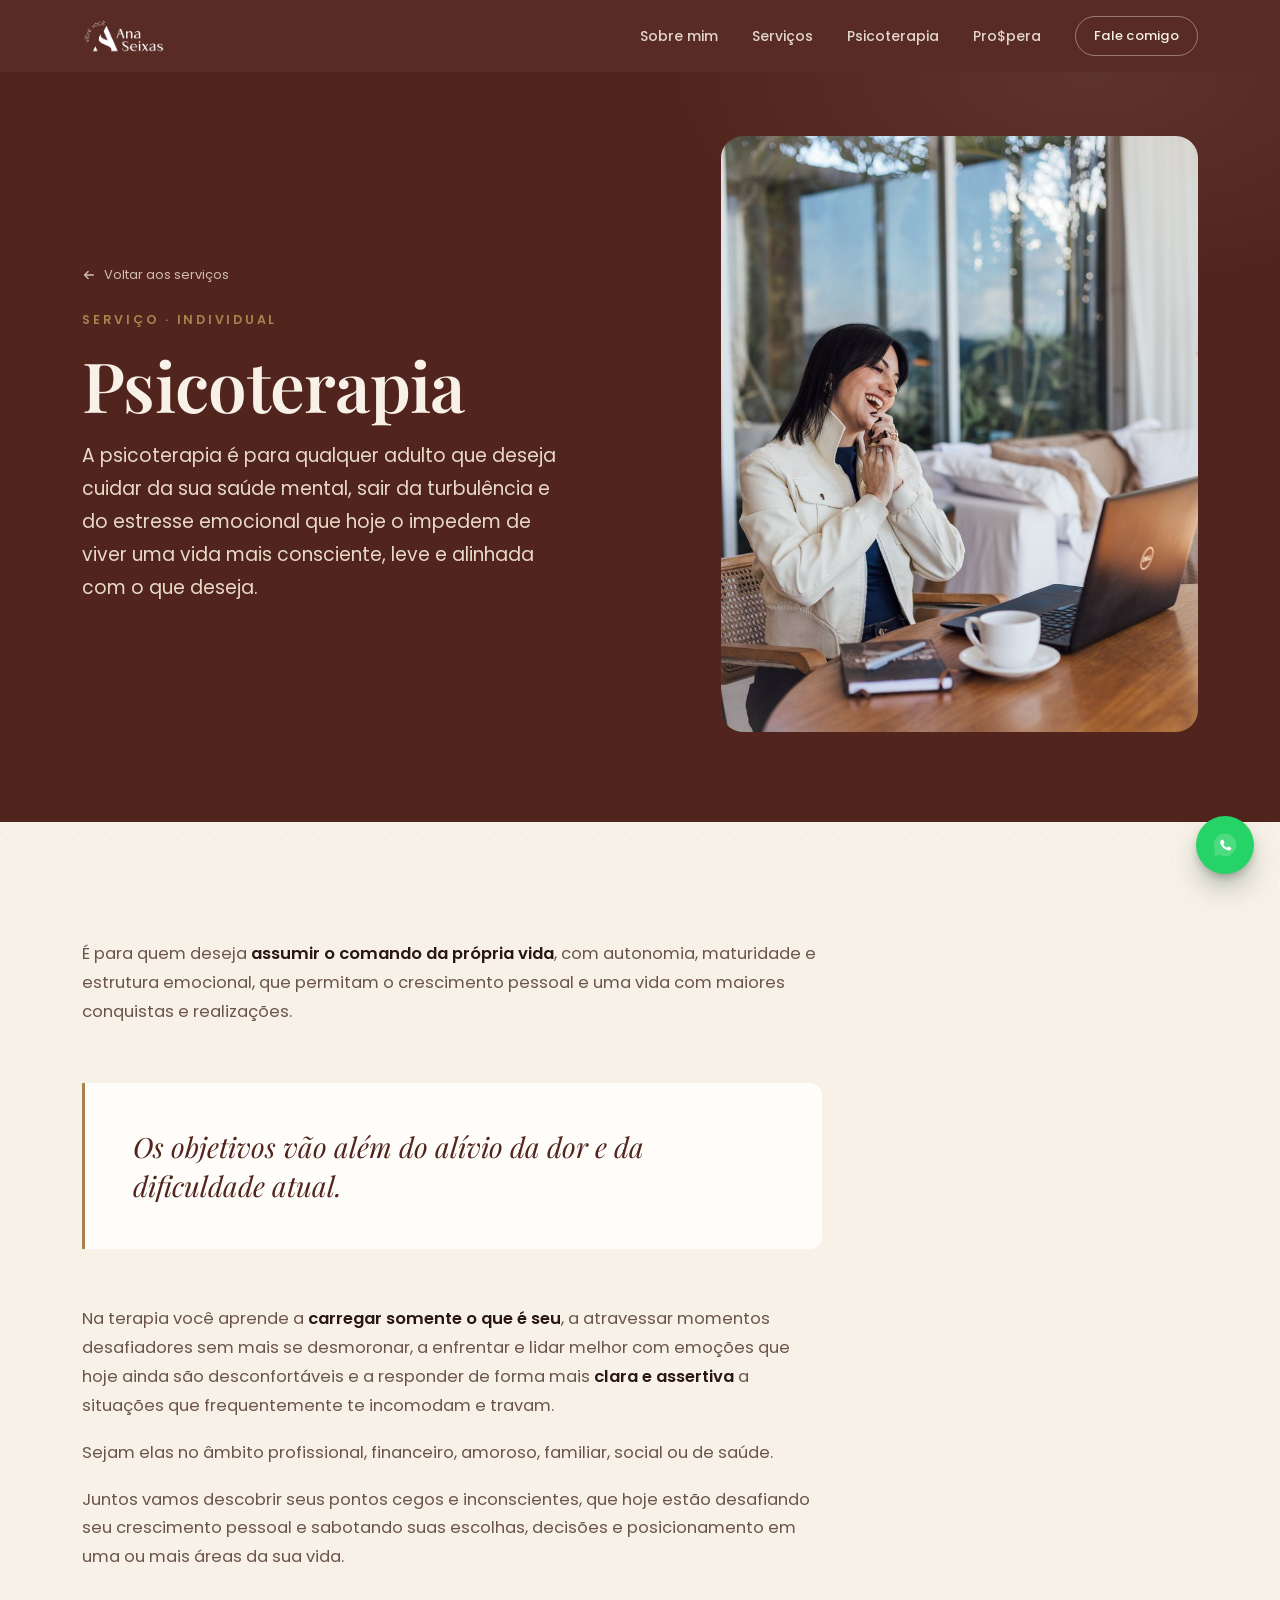
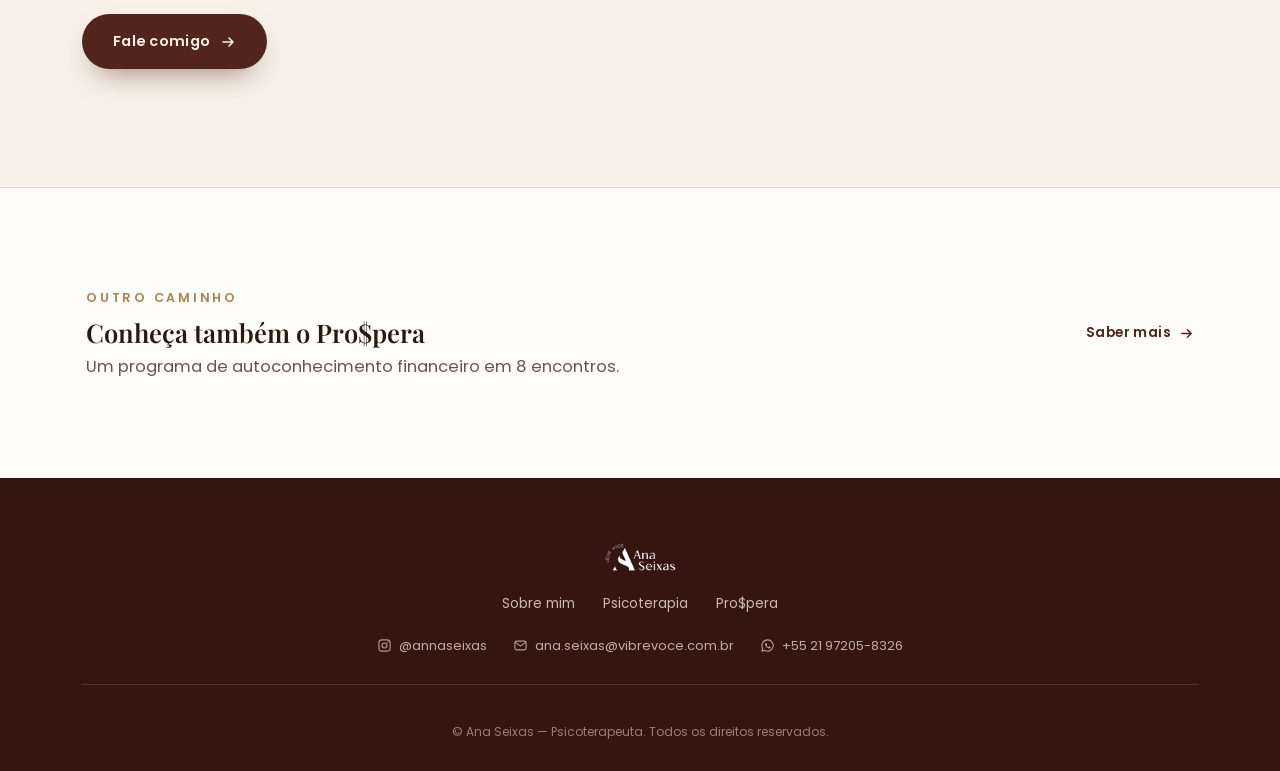
<file: psicoterapia.html>
<!DOCTYPE html>
<html lang="pt-BR">
<head>
<meta charset="UTF-8">
<meta name="viewport" content="width=device-width, initial-scale=1.0">
<title>Psicoterapia — Ana Seixas</title>
<meta name="description" content="Psicoterapia individual com Ana Seixas: autonomia, maturidade e estrutura emocional para o seu crescimento pessoal.">
<link rel="preconnect" href="https://fonts.googleapis.com">
<link rel="preconnect" href="https://fonts.gstatic.com" crossorigin>
<link href="https://fonts.googleapis.com/css2?family=Playfair+Display:ital,wght@0,500;0,600;0,700;1,500;1,600&family=Poppins:ital,wght@0,300;0,400;0,500;0,600;0,700;1,400&display=swap" rel="stylesheet">
<link rel="stylesheet" href="styles.css">
</head>
<body>

<header class="site-header">
  <div class="container">
    <a href="index.html" class="brand"><img src="assets/logo.png" alt="Ana Seixas"></a>
    <nav class="nav">
      <a href="index.html#sobre">Sobre mim</a>
      <a href="index.html#servicos">Serviços</a>
      <a href="psicoterapia.html">Psicoterapia</a>
      <a href="prospera.html">Pro$pera</a>
      <a class="wa-link" href="https://wa.me/5521972058326" target="_blank" rel="noopener">Fale comigo</a>
    </nav>
    <button class="nav-toggle" aria-label="Abrir menu"><span></span><span></span><span></span></button>
  </div>
</header>

<main>

  <!-- PAGE HERO -->
  <section class="page-hero">
    <div class="container">
      <div class="page-hero-copy reveal">
        <a href="index.html#servicos" class="breadcrumb">
          <svg width="14" height="14" viewBox="0 0 16 16" fill="none"><path d="M13 8H3M7 4L3 8l4 4" stroke="currentColor" stroke-width="1.6" stroke-linecap="round" stroke-linejoin="round"/></svg>
          Voltar aos serviços
        </a>
        <span class="eyebrow">Serviço · Individual</span>
        <h1 style="margin-top:14px;">Psicoterapia</h1>
        <p class="lede">A psicoterapia é para qualquer adulto que deseja cuidar da sua saúde mental, sair da turbulência e do estresse emocional que hoje o impedem de viver uma vida mais consciente, leve e alinhada com o que deseja.</p>
      </div>
      <div class="page-hero-media reveal">
        <div class="frame">
          <img src="assets/ana-psicoterapia.jpg" alt="Ana Seixas">
        </div>
      </div>
    </div>
  </section>

  <!-- CONTEÚDO -->
  <section class="section">
    <div class="container">
      <div class="prose reveal">
        <p>É para quem deseja <strong>assumir o comando da própria vida</strong>, com autonomia, maturidade e estrutura emocional, que permitam o crescimento pessoal e uma vida com maiores conquistas e realizações.</p>

        <div class="pull-quote">
          <p>Os objetivos vão além do alívio da dor e da dificuldade atual.</p>
        </div>

        <p>Na terapia você aprende a <strong>carregar somente o que é seu</strong>, a atravessar momentos desafiadores sem mais se desmoronar, a enfrentar e lidar melhor com emoções que hoje ainda são desconfortáveis e a responder de forma mais <strong>clara e assertiva</strong> a situações que frequentemente te incomodam e travam.</p>
        <p>Sejam elas no âmbito profissional, financeiro, amoroso, familiar, social ou de saúde.</p>
        <p>Juntos vamos descobrir seus pontos cegos e inconscientes, que hoje estão desafiando seu crescimento pessoal e sabotando suas escolhas, decisões e posicionamento em uma ou mais áreas da sua vida.</p>

        <a href="https://wa.me/5521972058326" target="_blank" rel="noopener" class="btn btn-primary" style="margin-top:24px;">
          Fale comigo
          <svg width="16" height="16" viewBox="0 0 16 16" fill="none"><path d="M3 8h10M9 4l4 4-4 4" stroke="currentColor" stroke-width="1.6" stroke-linecap="round" stroke-linejoin="round"/></svg>
        </a>
      </div>
    </div>
  </section>

  <!-- OUTRO CAMINHO -->
  <section class="section-tight" style="background:var(--paper); border-top:1px solid var(--sand);">
    <div class="container">
      <a href="prospera.html" class="crosslink reveal">
        <div class="crosslink-txt">
          <span class="eyebrow">Outro caminho</span>
          <h3 style="margin-top:10px;">Conheça também o Pro<span class="cifrao">$</span>pera</h3>
          <p>Um programa de autoconhecimento financeiro em 8 encontros.</p>
        </div>
        <span class="more">Saber mais
          <svg width="15" height="15" viewBox="0 0 16 16" fill="none"><path d="M3 8h10M9 4l4 4-4 4" stroke="currentColor" stroke-width="1.6" stroke-linecap="round" stroke-linejoin="round"/></svg>
        </span>
      </a>
    </div>
  </section>

</main>

<footer class="site-footer">
  <div class="container">
    <div class="brand"><img src="assets/logo.png" alt="Ana Seixas"></div>
    <div class="foot-links">
      <a href="index.html#sobre">Sobre mim</a>
      <a href="psicoterapia.html">Psicoterapia</a>
      <a href="prospera.html">Pro$pera</a>
    </div>
    <div class="foot-contact">
      <a href="https://www.instagram.com/annaseixas/" target="_blank" rel="noopener">
        <svg width="15" height="15" viewBox="0 0 24 24" fill="none" stroke="currentColor" stroke-width="1.8"><rect x="3" y="3" width="18" height="18" rx="5"/><circle cx="12" cy="12" r="4"/><circle cx="17.3" cy="6.7" r="1" fill="currentColor" stroke="none"/></svg>
        @annaseixas
      </a>
      <a href="mailto:ana.seixas@vibrevoce.com.br">
        <svg width="15" height="15" viewBox="0 0 24 24" fill="none" stroke="currentColor" stroke-width="1.8"><rect x="3" y="5" width="18" height="14" rx="3"/><path d="M4 7l8 6 8-6" stroke-linecap="round" stroke-linejoin="round"/></svg>
        ana.seixas@vibrevoce.com.br
      </a>
      <a href="https://wa.me/5521972058326" target="_blank" rel="noopener">
        <svg width="15" height="15" viewBox="0 0 24 24" fill="none" stroke="currentColor" stroke-width="1.8"><path d="M12 3a9 9 0 0 0-7.8 13.5L3 21l4.6-1.2A9 9 0 1 0 12 3z" stroke-linecap="round" stroke-linejoin="round"/><path d="M8.5 8.8c.3-.6.5-.6.8-.6h.6c.2 0 .4 0 .6.4l.8 1.8c.1.3.1.5-.1.7l-.5.6c-.2.2-.2.4-.1.6.4.7 1.5 1.8 2.5 2.2.2.1.4.1.6-.1l.6-.6c.2-.2.4-.2.6-.1l1.7.9c.3.2.3.4.3.6-.1.9-1 1.6-1.9 1.6-2.3 0-5.8-2.3-6.9-5.3-.3-.8-.3-1.7.4-2.7z" fill="currentColor" stroke="none"/></svg>
        +55 21 97205-8326
      </a>
    </div>
    <hr>
    <span class="copy">© Ana Seixas — Psicoterapeuta. Todos os direitos reservados.</span>
  </div>
</footer>

<a href="https://wa.me/5521972058326" target="_blank" rel="noopener" class="whatsapp-float" aria-label="Fale comigo no WhatsApp">
  <svg width="30" height="30" viewBox="0 0 24 24" fill="none"><path d="M12 3a9 9 0 0 0-7.8 13.5L3 21l4.6-1.2A9 9 0 1 0 12 3z" fill="#fff" opacity=".18"/><path d="M8.7 8.3c.3-.6.5-.6.8-.6h.6c.2 0 .4 0 .6.4l.8 1.8c.1.3.1.5-.1.7l-.5.6c-.2.2-.2.4-.1.6.4.7 1.5 1.8 2.5 2.2.2.1.4.1.6-.1l.6-.6c.2-.2.4-.2.6-.1l1.7.9c.3.2.3.4.3.6-.1.9-1 1.6-1.9 1.6-2.3 0-5.8-2.3-6.9-5.3-.3-.8-.3-1.7.4-2.7z" fill="#fff"/></svg>
</a>

<script src="app.js"></script>
</body>
</html>
</file>
<file: styles.css>
/* =========================================================
   Ana Seixas — Mini site de bio
   Tokens
   ========================================================= */
:root{
  --wine:        #52241e;
  --wine-deep:   #35150f;
  --wine-soft:   #6d3129;
  --ivory:       #f7f1e7;
  --paper:       #fffdf9;
  --ink:         #2a1712;
  --ink-soft:    #6b544d;
  --sand:        #e6d9c6;
  --gold:        #a9834f;
  --green:       #4dbb90;

  --serif: "Playfair Display", "Georgia", serif;
  --sans:  "Poppins", "Helvetica Neue", Arial, sans-serif;

  --container: 1180px;
  --radius: 22px;
  --radius-sm: 12px;

  --ease: cubic-bezier(.16,.8,.28,1);
}

*,*::before,*::after{ box-sizing:border-box; }
html{ scroll-behavior:smooth; }

@media (prefers-reduced-motion: reduce){
  html{ scroll-behavior:auto; }
  *{ animation-duration:.001ms !important; animation-iteration-count:1 !important; transition-duration:.001ms !important; }
}

body{
  margin:0;
  font-family:var(--sans);
  font-weight:400;
  color:var(--ink);
  background:var(--ivory);
  -webkit-font-smoothing:antialiased;
  overflow-x:hidden;
}

img{ max-width:100%; display:block; }

a{ color:inherit; text-decoration:none; }

.container{
  width:100%;
  max-width:var(--container);
  margin:0 auto;
  padding:0 32px;
}

/* subtle warm paper texture */
body::before{
  content:"";
  position:fixed;
  inset:0;
  pointer-events:none;
  z-index:0;
  opacity:.5;
  background-image:radial-gradient(circle at 1px 1px, rgba(82,36,30,.05) 1px, transparent 0);
  background-size:26px 26px;
}

/* =========================================================
   Type
   ========================================================= */
.eyebrow{
  font-family:var(--sans);
  font-size:12.5px;
  font-weight:600;
  letter-spacing:.22em;
  text-transform:uppercase;
  color:var(--gold);
}

h1,h2,h3,.display{
  font-family:var(--serif);
  font-weight:600;
  color:var(--ink);
  margin:0;
  line-height:1.08;
}

h1{ font-size:clamp(2.6rem, 5.4vw, 4.6rem); letter-spacing:-.01em; }
h2{ font-size:clamp(1.9rem, 3.6vw, 2.9rem); letter-spacing:-.005em; }
h3{ font-size:clamp(1.3rem, 2vw, 1.6rem); }

p{ line-height:1.75; color:var(--ink-soft); margin:0 0 1.1em; font-size:1.03rem; }
p:last-child{ margin-bottom:0; }

.lede{
  font-size:1.18rem;
  color:var(--ink);
}

.quote{
  font-family:var(--serif);
  font-style:italic;
  font-weight:500;
  color:inherit;
  line-height:1.35;
}

strong{ color:var(--ink); font-weight:600; }

/* =========================================================
   Header
   ========================================================= */
.site-header{
  position:sticky;
  top:0;
  z-index:50;
  background:rgba(82,36,30,.96);
}
.site-header .container{
  display:flex;
  align-items:center;
  justify-content:space-between;
  padding-top:16px;
  padding-bottom:16px;
}
.brand{ display:flex; align-items:center; }
.brand img{ height:34px; width:auto; }

.nav{
  display:flex;
  align-items:center;
  gap:34px;
}
.nav a{
  font-size:14px;
  font-weight:500;
  color:var(--ivory);
  opacity:.86;
  transition:opacity .25s var(--ease);
  position:relative;
}
.nav a:hover{ opacity:1; }
.nav a.wa-link{
  opacity:1;
  display:inline-flex;
  align-items:center;
  gap:8px;
  padding:9px 18px;
  border:1px solid rgba(247,241,231,.4);
  border-radius:999px;
  font-size:13px;
  letter-spacing:.02em;
  transition:background .25s var(--ease), border-color .25s var(--ease);
}
.nav a.wa-link:hover{ background:rgba(247,241,231,.12); border-color:rgba(247,241,231,.75); }

.nav-toggle{ display:none; }

/* =========================================================
   Buttons
   ========================================================= */
.btn{
  display:inline-flex;
  align-items:center;
  gap:10px;
  font-family:var(--sans);
  font-weight:600;
  font-size:14.5px;
  letter-spacing:.02em;
  padding:16px 30px;
  border-radius:999px;
  border:1px solid transparent;
  cursor:pointer;
  transition:transform .3s var(--ease), background .3s var(--ease), box-shadow .3s var(--ease), border-color .3s var(--ease), color .3s var(--ease);
}
.btn svg{ transition:transform .3s var(--ease); flex:none; }
.btn:hover svg{ transform:translateX(4px); }
.btn:hover{ transform:translateY(-2px); }

.btn-primary{
  background:var(--wine);
  color:var(--ivory);
  box-shadow:0 14px 30px -14px rgba(82,36,30,.65);
}
.btn-primary:hover{ background:var(--wine-deep); }

.btn-ghost{
  background:transparent;
  color:var(--ivory);
  border-color:rgba(247,241,231,.55);
}
.btn-ghost:hover{ background:rgba(247,241,231,.12); border-color:var(--ivory); }

.btn-outline{
  background:transparent;
  color:var(--wine);
  border-color:var(--wine);
}
.btn-outline:hover{ background:var(--wine); color:var(--ivory); }

.btn-disabled{
  background:transparent;
  color:var(--ink-soft);
  border-color:var(--sand);
  cursor:default;
}
.btn-disabled:hover{ transform:none; background:transparent; }
.btn-disabled svg{ opacity:.5; }

/* =========================================================
   Sections / layout
   ========================================================= */
section{ position:relative; z-index:1; }

.section{ padding:118px 0; }
.section-tight{ padding:88px 0; }
#servicos.section{ padding-top:60px; }

.section-head{
  max-width:640px;
  margin:0 0 56px;
}
.section-head.center{ margin-left:auto; margin-right:auto; text-align:center; }
.section-head .eyebrow{ display:block; margin-bottom:16px; }
.section-head h2{ margin-top:10px; }

.divider-arc{
  width:64px;
  height:22px;
  margin:20px 0 0;
  opacity:.85;
}
.section-head.center .divider-arc{ margin-left:auto; margin-right:auto; }

/* =========================================================
   Hero — sem foto, frase de conexão
   ========================================================= */
.hero-solo{
  padding:120px 0 54px;
  position:relative;
  overflow:hidden;
  background:
    radial-gradient(620px 320px at 14% -10%, rgba(82,36,30,.05), transparent 60%),
    radial-gradient(520px 300px at 92% 110%, rgba(77,187,144,.06), transparent 60%);
}
.hero-solo-inner{
  max-width:880px;
  margin:0 auto;
  text-align:center;
}
.hero-solo .eyebrow{
  display:block;
  margin-bottom:30px;
}
.hero-statement{
  font-family:var(--serif);
  font-style:italic;
  font-weight:500;
  color:var(--wine);
  font-size:clamp(1.7rem, 3.6vw, 2.7rem);
  line-height:1.32;
  margin:0;
  letter-spacing:-.005em;
}
.hero-actions{
  margin-top:44px;
  display:flex;
  gap:16px;
  flex-wrap:wrap;
  justify-content:center;
}

/* =========================================================
   Sobre mim
   ========================================================= */
.about .container{
  display:grid;
  grid-template-columns:.86fr 1.14fr;
  gap:72px;
  align-items:start;
}
.about-media{
  position:sticky;
  top:110px;
}
.about-media .frame{
  border-radius:var(--radius);
  overflow:hidden;
  aspect-ratio:3/4;
}
.about-media img{ width:100%; height:100%; object-fit:cover; }

.about-grid{
  display:grid;
  grid-template-columns:1fr 1fr;
  gap:18px;
  margin-top:18px;
}
.about-grid .frame{
  border-radius:var(--radius-sm);
  aspect-ratio:3/4;
}

.about-copy .name{
  font-family:var(--serif);
  font-size:clamp(1.9rem,3vw,2.5rem);
  margin-bottom:6px;
}
.about-copy .role{
  font-family:var(--sans);
  color:var(--ink-soft);
  font-size:.95rem;
  letter-spacing:.04em;
  text-transform:uppercase;
  margin-bottom:28px;
  display:block;
}

/* =========================================================
   Quote banner
   ========================================================= */
.quote-band{
  background:var(--wine);
  color:var(--ivory);
  padding:100px 0;
  position:relative;
  overflow:hidden;
}
.quote-band::before{
  content:"";
  position:absolute;
  inset:0;
  background:
    radial-gradient(600px 300px at 12% 0%, rgba(255,255,255,.06), transparent 60%),
    radial-gradient(500px 260px at 90% 100%, rgba(77,187,144,.08), transparent 60%);
}
.quote-band .container{ position:relative; max-width:880px; text-align:center; }
.quote-band .mark{
  font-family:var(--serif);
  font-size:3.2rem;
  color:var(--gold);
  line-height:1;
  margin-bottom:8px;
  display:block;
}
.quote-band .quote{
  font-size:clamp(1.5rem,3vw,2.15rem);
  color:var(--ivory);
}
.quote-band .attrib{
  margin-top:28px;
  font-family:var(--sans);
  font-size:13px;
  letter-spacing:.16em;
  text-transform:uppercase;
  color:var(--sand);
  opacity:.85;
}

/* =========================================================
   Serviços — cards
   ========================================================= */
.services-intro{ max-width:760px; margin:0 auto 64px; text-align:center; }

.service-grid{
  display:grid;
  grid-template-columns:1fr 1fr;
  gap:32px;
}
.service-card{
  position:relative;
  background:var(--paper);
  border-radius:var(--radius);
  overflow:hidden;
  border:1px solid var(--sand);
  display:flex;
  flex-direction:column;
  transition:transform .45s var(--ease), box-shadow .45s var(--ease);
}
.service-card:hover{
  transform:translateY(-6px);
  box-shadow:0 34px 60px -30px rgba(42,23,18,.35);
}
.service-card .media{
  aspect-ratio:5/4;
  overflow:hidden;
  position:relative;
}
.service-card .media img{
  width:100%; height:100%; object-fit:cover;
  transition:transform .7s var(--ease);
}
.service-card:hover .media img{ transform:scale(1.05); }
.service-card .media::after{
  content:"";
  position:absolute; inset:0;
  background:linear-gradient(180deg, rgba(53,21,15,0) 40%, rgba(53,21,15,.55) 100%);
}
.service-card .tag{
  position:absolute;
  top:18px; left:18px;
  z-index:2;
  font-size:11.5px;
  font-weight:600;
  letter-spacing:.14em;
  text-transform:uppercase;
  color:var(--ivory);
  background:rgba(53,21,15,.55);
  backdrop-filter:blur(3px);
  padding:8px 14px;
  border-radius:999px;
}
.service-card .body{
  padding:30px 30px 32px;
  display:flex;
  flex-direction:column;
  gap:14px;
  flex:1;
}
.service-card h3{ font-family:var(--serif); }
.service-card h3 .cifrao{ color:var(--green); }
.service-card p{ font-size:.97rem; }
.service-card .more{
  margin-top:auto;
  display:inline-flex;
  align-items:center;
  gap:8px;
  font-weight:600;
  font-size:13.5px;
  letter-spacing:.03em;
  color:var(--wine);
  padding-top:8px;
}
.service-card .more svg{ transition:transform .3s var(--ease); }
.service-card:hover .more svg{ transform:translateX(5px); }

/* =========================================================
   Footer
   ========================================================= */
.site-footer{
  background:var(--wine-deep);
  color:var(--sand);
  padding:64px 0 30px;
}
.site-footer .container{
  display:flex;
  flex-direction:column;
  align-items:center;
  text-align:center;
  gap:22px;
}
.site-footer .brand img{ height:30px; }
.site-footer .foot-links{
  display:flex;
  gap:28px;
  flex-wrap:wrap;
  justify-content:center;
  font-size:13.5px;
}
.site-footer .foot-links a{ opacity:.85; transition:opacity .25s var(--ease); }
.site-footer .foot-links a:hover{ opacity:1; }
.site-footer .foot-contact{
  display:flex;
  gap:26px;
  flex-wrap:wrap;
  justify-content:center;
  font-size:13px;
}
.site-footer .foot-contact a{
  display:inline-flex;
  align-items:center;
  gap:7px;
  opacity:.78;
  transition:opacity .25s var(--ease);
}
.site-footer .foot-contact a:hover{ opacity:1; }
.site-footer .foot-contact svg{ flex:none; opacity:.9; }
.site-footer .copy{
  font-size:12px;
  opacity:.55;
  margin-top:10px;
}
.site-footer hr{
  width:100%;
  border:none;
  border-top:1px solid rgba(230,217,198,.15);
  margin:6px 0;
}

/* =========================================================
   Feature sections (Psicoterapia / Pro$pera, inline on landing)
   ========================================================= */
.feature{ overflow:hidden; }
.feature .container{
  display:grid;
  grid-template-columns:.95fr 1.05fr;
  gap:72px;
  align-items:center;
}
.feature.reverse .container{ grid-template-columns:1.05fr .95fr; }
.feature.reverse .feature-media{ order:2; }
.feature.reverse .feature-copy{ order:1; }

.feature-media .frame{
  border-radius:var(--radius);
  overflow:hidden;
  aspect-ratio:4/5;
  position:relative;
}
.feature-media img{ width:100%; height:100%; object-fit:cover; }
.feature-media .frame::after{
  content:"";
  position:absolute; inset:0;
  box-shadow:inset 0 0 0 1px rgba(82,36,30,.08);
  border-radius:inherit;
}
.feature-tag{
  position:absolute;
  top:18px; left:18px;
  z-index:2;
  font-size:11.5px;
  font-weight:600;
  letter-spacing:.14em;
  text-transform:uppercase;
  color:var(--ivory);
  background:rgba(53,21,15,.55);
  backdrop-filter:blur(3px);
  padding:8px 14px;
  border-radius:999px;
}

.feature-copy h2 .cifrao{ color:var(--green); }
.feature-copy .lede{ margin-top:8px; }

/* =========================================================
   Inner pages (kept for potential future subpages)
   ========================================================= */
.page-hero{
  padding:64px 0 90px;
  background:var(--wine);
  color:var(--ivory);
  position:relative;
  overflow:hidden;
}
.page-hero::before{
  content:"";
  position:absolute; inset:0;
  background:radial-gradient(700px 360px at 85% 0%, rgba(255,255,255,.07), transparent 60%);
}
.page-hero .container{
  position:relative;
  display:grid;
  grid-template-columns:1.1fr .9fr;
  gap:56px;
  align-items:center;
}
.breadcrumb{
  display:inline-flex;
  align-items:center;
  gap:8px;
  font-size:13px;
  color:var(--sand);
  opacity:.85;
  margin-bottom:26px;
}
.breadcrumb:hover{ opacity:1; }
.page-hero .eyebrow{ color:var(--gold); margin-bottom:18px; display:block; }
.page-hero h1{ color:var(--ivory); }
.page-hero h1 .cifrao{ color:var(--green); }
.page-hero .lede{ color:var(--sand); margin-top:18px; max-width:480px; }
.page-hero-media .frame{
  border-radius:var(--radius);
  overflow:hidden;
  aspect-ratio:4/5;
}
.page-hero-media img{ width:100%; height:100%; object-fit:cover; }

.prose{
  max-width:740px;
}
.prose.center{ margin:0 auto; text-align:left; }

.pull-quote{
  margin:56px 0;
  padding:44px 48px;
  background:var(--paper);
  border-left:3px solid var(--gold);
  border-radius:0 var(--radius-sm) var(--radius-sm) 0;
}
.pull-quote p{
  font-family:var(--serif);
  font-style:italic;
  font-size:clamp(1.35rem,2.4vw,1.75rem);
  color:var(--wine);
  line-height:1.4;
  margin:0;
}

.cta-band{
  background:var(--wine);
  color:var(--ivory);
  border-radius:var(--radius);
  padding:64px 56px;
  text-align:center;
  margin-top:70px;
}
.cta-band h2{ color:var(--ivory); margin-bottom:16px; }
.cta-band p{ color:var(--sand); max-width:540px; margin:0 auto 32px; }

/* takeaway list */
.takeaway{
  display:grid;
  grid-template-columns:repeat(2,1fr);
  gap:16px;
  margin:36px 0 0;
  list-style:none;
  padding:0;
}
.takeaway li{
  display:flex;
  gap:12px;
  align-items:flex-start;
  background:var(--paper);
  border:1px solid var(--sand);
  border-radius:var(--radius-sm);
  padding:18px 20px;
  font-size:.95rem;
  color:var(--ink);
}
.takeaway li svg{ flex:none; margin-top:2px; color:var(--green); }

/* modules — the 8 encontros */
.modules{
  counter-reset:mod;
  display:grid;
  grid-template-columns:repeat(2,1fr);
  gap:1px;
  background:var(--sand);
  border:1px solid var(--sand);
  border-radius:var(--radius);
  overflow:hidden;
  margin-top:8px;
}
.module{
  background:var(--paper);
  padding:30px 32px;
  display:flex;
  gap:20px;
  align-items:flex-start;
}
.module .num{
  font-family:var(--serif);
  font-size:1.6rem;
  color:var(--sand);
  -webkit-text-stroke:1px var(--gold);
  color:transparent;
  line-height:1;
  min-width:44px;
}
.module .txt h4{
  font-family:var(--sans);
  font-weight:600;
  font-size:1rem;
  color:var(--wine);
  margin:0 0 6px;
}
.module .txt p{ font-size:.92rem; margin:0; }

.note-line{
  margin-top:26px;
  font-size:.92rem;
  color:var(--ink-soft);
  display:flex;
  gap:10px;
  align-items:center;
}
.note-line svg{ color:var(--green); flex:none; }

/* =========================================================
   Crosslink — "outro caminho" nas páginas internas
   ========================================================= */
.crosslink{
  display:flex;
  align-items:center;
  justify-content:space-between;
  gap:24px;
  flex-wrap:wrap;
  padding:8px 4px;
  transition:opacity .3s var(--ease);
}
.crosslink:hover{ opacity:.75; }
.crosslink-txt p{ margin-top:6px; }
.crosslink .more{
  display:inline-flex;
  align-items:center;
  gap:8px;
  font-weight:600;
  font-size:13.5px;
  letter-spacing:.03em;
  color:var(--wine);
  white-space:nowrap;
}
.crosslink .more svg{ transition:transform .3s var(--ease); }
.crosslink:hover .more svg{ transform:translateX(5px); }

/* =========================================================
   Reveal on scroll
   ========================================================= */
.reveal{
  opacity:0;
  transform:translateY(22px);
  transition:opacity .8s var(--ease), transform .8s var(--ease);
}
.reveal.is-visible{ opacity:1; transform:none; }

/* =========================================================
   Responsive
   ========================================================= */
@media (max-width: 980px){
  .about .container,
  .page-hero .container,
  .feature .container,
  .feature.reverse .container{
    grid-template-columns:1fr;
  }
  .about-media{ position:static; max-width:360px; margin:0 auto 56px; }
  .page-hero-media{ order:-1; max-width:320px; margin:0 auto 50px; }
  .feature-media{ order:-1 !important; max-width:420px; margin:0 auto 8px; }
  .feature-copy{ order:2 !important; }
  .service-grid{ grid-template-columns:1fr; }
  .takeaway{ grid-template-columns:1fr; }
  .modules{ grid-template-columns:1fr; }
}

@media (max-width: 640px){
  .hero-solo{ padding:90px 0 40px; }
  #servicos.section{ padding-top:40px; }
  .crosslink{ flex-direction:column; align-items:flex-start; }
}

@media (max-width: 720px){
  .nav{
    position:fixed;
    inset:64px 0 0 0;
    background:var(--wine);
    flex-direction:column;
    justify-content:flex-start;
    padding:36px 32px;
    gap:26px;
    transform:translateY(-110%);
    transition:transform .4s var(--ease);
  }
  .nav.open{ transform:translateY(0); }
  .nav a{ font-size:17px; }
  .nav-toggle{
    display:flex;
    flex-direction:column;
    gap:5px;
    background:none;
    border:none;
    cursor:pointer;
    padding:8px;
  }
  .nav-toggle span{
    width:22px; height:2px; background:var(--ivory); border-radius:2px;
    transition:transform .3s var(--ease), opacity .3s var(--ease);
  }
  .nav-toggle.open span:nth-child(1){ transform:translateY(7px) rotate(45deg); }
  .nav-toggle.open span:nth-child(2){ opacity:0; }
  .nav-toggle.open span:nth-child(3){ transform:translateY(-7px) rotate(-45deg); }

  .section{ padding:80px 0; }
  .cta-band{ padding:48px 26px; }
  .pull-quote{ padding:32px 26px; }
}

@media (max-width: 480px){
  .container{ padding:0 22px; }
  h1{ font-size:2.5rem; }
}

/* =========================================================
   Floating WhatsApp button
   ========================================================= */
.whatsapp-float{
  position:fixed;
  right:26px;
  bottom:26px;
  z-index:200;
  width:58px;
  height:58px;
  border-radius:50%;
  background:#25D366;
  display:flex;
  align-items:center;
  justify-content:center;
  box-shadow:0 16px 32px -10px rgba(20,60,40,.55), 0 4px 10px -2px rgba(0,0,0,.25);
  transition:transform .3s var(--ease), box-shadow .3s var(--ease);
}
.whatsapp-float:hover{
  transform:translateY(-4px) scale(1.06);
  box-shadow:0 22px 40px -10px rgba(20,60,40,.6), 0 6px 14px -2px rgba(0,0,0,.3);
}
.whatsapp-float svg{ flex:none; }

@media (max-width: 480px){
  .whatsapp-float{ width:52px; height:52px; right:16px; bottom:16px; }
  .whatsapp-float svg{ width:26px; height:26px; }
}
</file>
